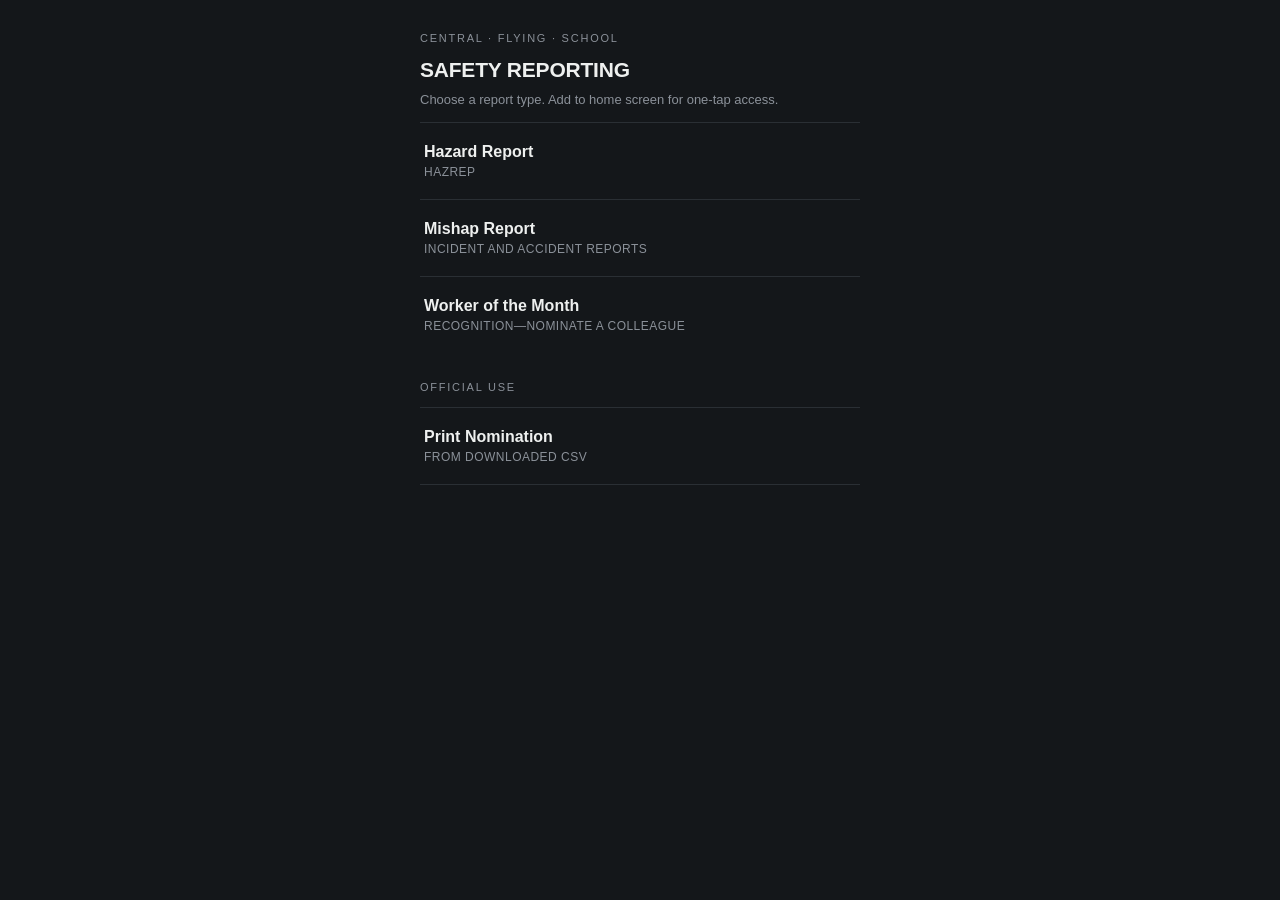
<file: index.html>
<!DOCTYPE html>
<html lang="en">
<head>
<meta charset="UTF-8">
<meta name="viewport" content="width=device-width, initial-scale=1.0, maximum-scale=1.0">
<meta name="apple-mobile-web-app-capable" content="yes">
<meta name="mobile-web-app-capable" content="yes">
<meta name="apple-mobile-web-app-status-bar-style" content="black-translucent">
<meta name="theme-color" content="#14171a">
<link rel="manifest" href="./manifest.json">
<link rel="icon" href="./favicon.ico" sizes="any">
<link rel="icon" type="image/png" href="./icon-192.png">
<link rel="apple-touch-icon" href="./apple-touch-icon.png">
<meta name="description" content="Hazard, mishap and Worker of the Month reporting for CFS — quick mobile forms.">
<title>CFS Safety Reporting</title>
<style>
  :root {
    --panel: #14171a;
    --panel-raised: #1c2024;
    --ink: #eef0ef;
    --ink-dim: #8b9199;
    --caution: #d99a3d;
    --rule: #2a2f34;
    --radius: 2px;
  }
  * { box-sizing: border-box; }
  html, body {
    margin: 0; padding: 0;
    background: var(--panel);
    color: var(--ink);
    font-family: -apple-system, BlinkMacSystemFont, "Segoe UI", Roboto, Helvetica, Arial, sans-serif;
    -webkit-font-smoothing: antialiased;
  }
  .wrap { max-width: 480px; margin: 0 auto; padding: 32px 20px 48px; }
  .eyebrow {
    font-size: 11px; letter-spacing: 0.16em; text-transform: uppercase;
    color: var(--ink-dim); margin: 0 0 14px;
  }
  h1 { font-size: 21px; font-weight: 600; margin: 0 0 8px; letter-spacing: -0.01em; }
  .desc { font-size: 13px; color: var(--ink-dim); line-height: 1.55; margin: 0 0 12px; }
  .tile {
    display: block;
    border-top: 1px solid var(--rule);
    padding: 20px 4px;
    text-decoration: none;
    color: var(--ink);
  }
  .tile:last-of-type { border-bottom: 1px solid var(--rule); }
  .tile-label { display: block; font-size: 16px; font-weight: 600; margin-bottom: 4px; }
  .tile-sub {
    display: block; font-size: 12px; letter-spacing: 0.04em; text-transform: uppercase; color: var(--ink-dim);
  }
  .tile:active { background: var(--panel-raised); }

  #installBanner {
    position: fixed; left: 0; right: 0; bottom: 0; z-index: 999;
    background: var(--panel-raised); border-top: 1px solid var(--rule);
    padding: 12px 16px; display: none; align-items: center; gap: 12px;
  }
  #installBanner.show { display: flex; }
  #installBanner .msg { flex: 1; color: var(--ink); font-size: 13px; line-height: 1.4; }
  #installBanner .installBtn {
    background: var(--ink); color: var(--panel); border: none; border-radius: var(--radius);
    padding: 8px 12px; font-size: 12px; font-weight: 600; cursor: pointer; white-space: nowrap;
  }
  #installBanner .closeBtn {
    background: none; border: none; color: var(--ink-dim); font-size: 20px; cursor: pointer;
    padding: 0 4px; line-height: 1;
  }
</style>
</head>
<body>
<div id="installBanner">
  <span class="msg" id="installMsg"></span>
  <button class="installBtn" id="installBtn" style="display:none;">Install</button>
  <button class="closeBtn" id="installClose">&times;</button>
</div>
<div class="wrap">
  <header>
    <p class="eyebrow"> CENTRAL · FLYING · SCHOOL</p>
    <h1>SAFETY REPORTING</h1>
    <p class="desc">Choose a report type. Add to home screen for one-tap access.</p>
  </header>
  <a class="tile" href="./hazard-report.html">
    <span class="tile-label">Hazard Report</span>
    <span class="tile-sub">HAZREP</span>
  </a>
  <a class="tile" href="./confidential-safety-report.html">
    <span class="tile-label">Mishap Report</span>
    <span class="tile-sub">Incident and Accident reports</span>
  </a>
  <a class="tile" href="./worker-nomination.html">
    <span class="tile-label">Worker of the Month</span>
    <span class="tile-sub">Recognition—Nominate a colleague</span>
  </a>
  <p class="eyebrow" style="margin-top:28px;">OFFICIAL USE</p>
  <a class="tile" href="./print-nomination.html">
    <span class="tile-label">Print Nomination</span>
    <span class="tile-sub">From downloaded CSV</span>
  </a>
</div>
<script>
  (function() {
    const KEY = 'cfsInstallDismissed';
    function isStandalone() {
      return window.matchMedia('(display-mode: standalone)').matches || window.navigator.standalone === true;
    }
    function isIOS() {
      return /iPad|iPhone|iPod/.test(navigator.userAgent) && !window.MSStream;
    }
    if (isStandalone()) return;
    let dismissed = false;
    try { dismissed = localStorage.getItem(KEY) === '1'; } catch (e) {}
    if (dismissed) return;

    const banner = document.getElementById('installBanner');
    const msg = document.getElementById('installMsg');
    const installBtn = document.getElementById('installBtn');
    const closeBtn = document.getElementById('installClose');
    let deferredPrompt = null;

    function dismiss() {
      banner.classList.remove('show');
      try { localStorage.setItem(KEY, '1'); } catch (e) {}
    }
    closeBtn.addEventListener('click', dismiss);

    if (isIOS()) {
      msg.textContent = '📲 For the best experience, tap the Share icon and select "Add to Home Screen"';
      banner.classList.add('show');
    } else {
      window.addEventListener('beforeinstallprompt', (e) => {
        e.preventDefault();
        deferredPrompt = e;
        msg.textContent = 'Install this app for one-tap access, even offline.';
        installBtn.style.display = '';
        banner.classList.add('show');
      });
      installBtn.addEventListener('click', () => {
        if (!deferredPrompt) return;
        deferredPrompt.prompt();
        deferredPrompt.userChoice.then(() => dismiss());
      });
    }
  })();
</script>
<script>
  if ('serviceWorker' in navigator) {
    window.addEventListener('load', () => {
      navigator.serviceWorker.register('./sw.js').catch(() => {});
    });
  }
</script>
</body>
</html>
</file>
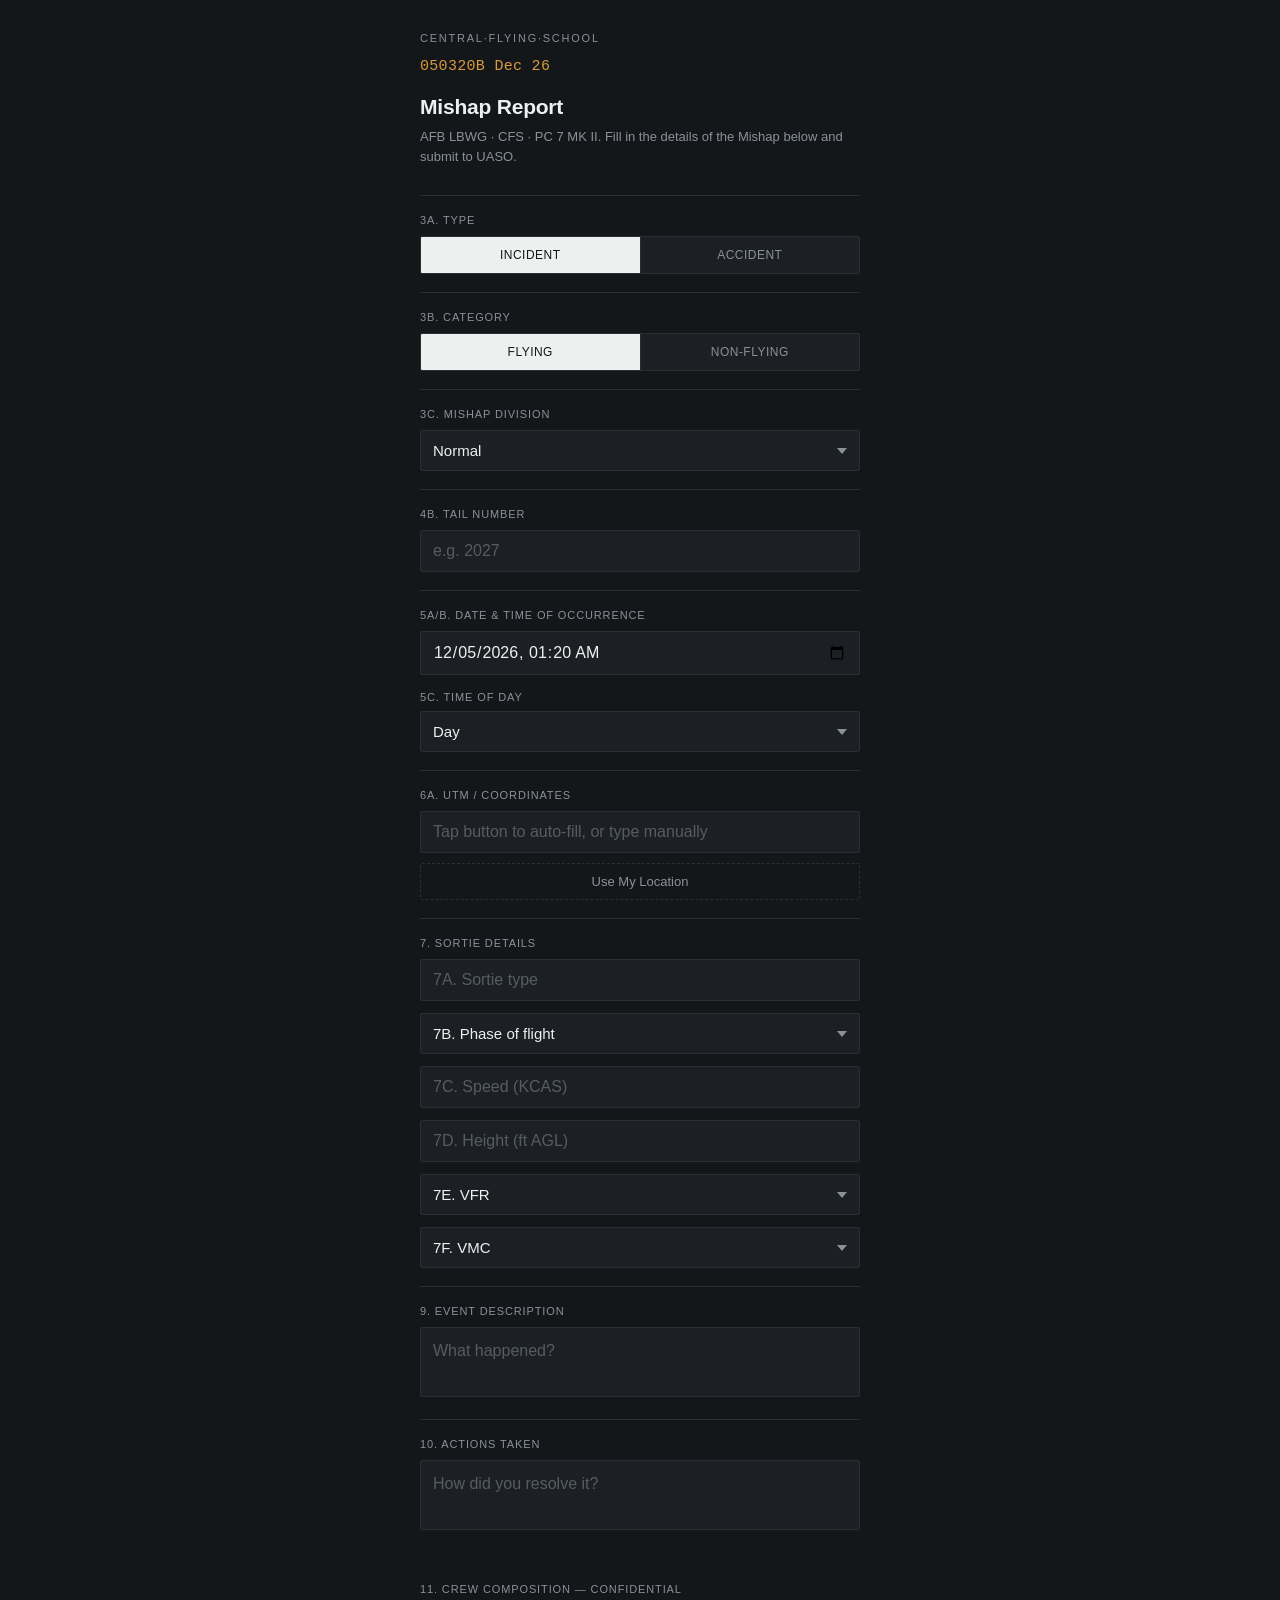
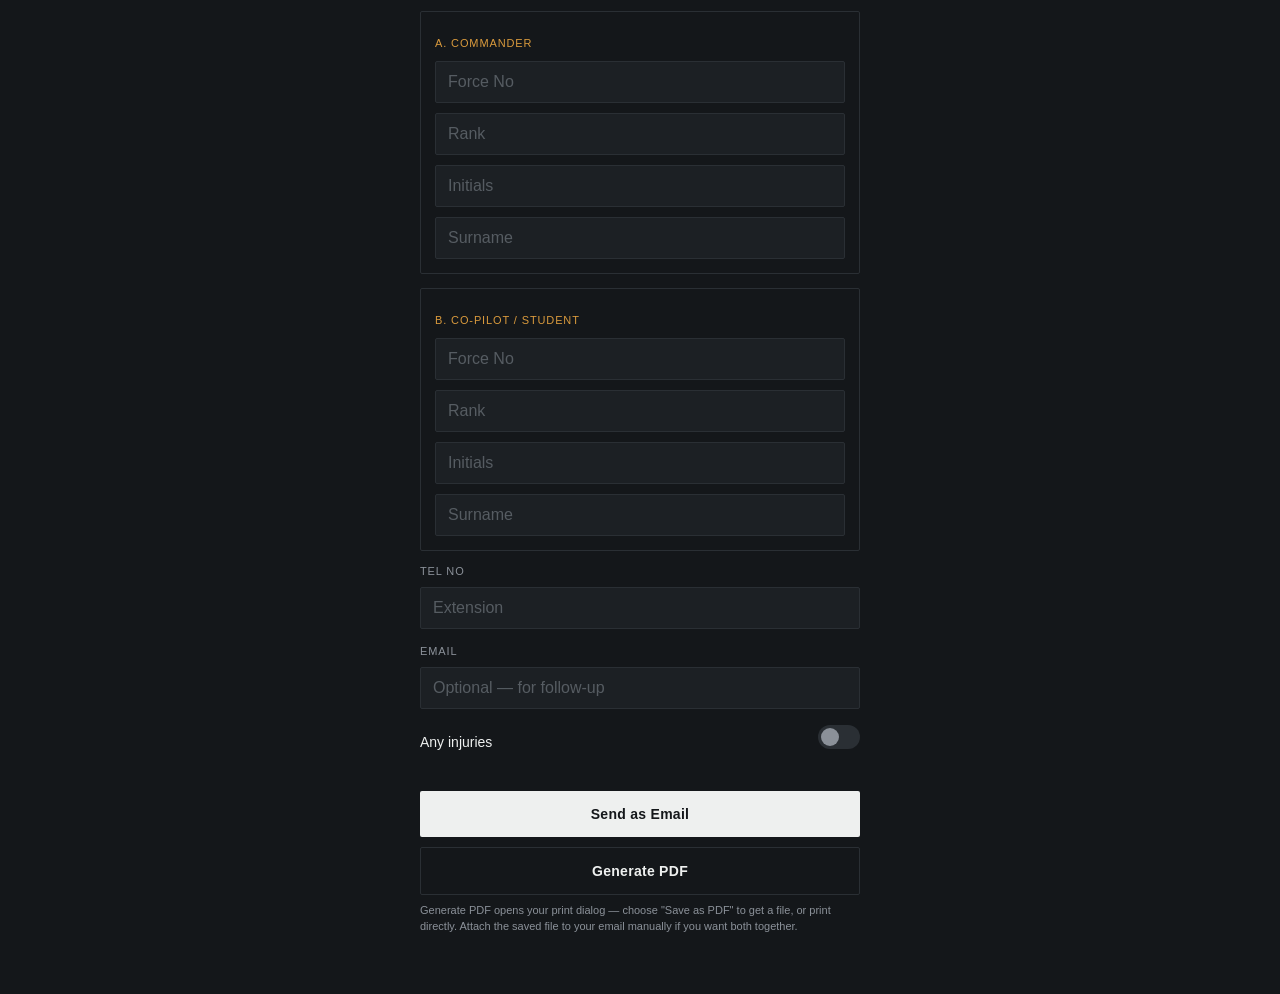
<file: confidential-safety-report.html>
<!DOCTYPE html>
<html lang="en">
<head>
<meta charset="UTF-8">
<meta name="viewport" content="width=device-width, initial-scale=1.0, maximum-scale=1.0">
<meta name="apple-mobile-web-app-capable" content="yes">
<meta name="mobile-web-app-capable" content="yes">
<meta name="apple-mobile-web-app-status-bar-style" content="black-translucent">
<meta name="theme-color" content="#14171a">
<link rel="manifest" href="./manifest.json">
<link rel="icon" href="./favicon.ico" sizes="any">
<link rel="icon" type="image/png" href="./icon-192.png">
<link rel="apple-touch-icon" href="./apple-touch-icon.png">
<link rel="stylesheet" href="./shared.css">
<meta name="description" content="File a CFS mishap / incident report — initial facts for UASO / BASCO.">
<title>Mishap Report</title>
<style>
  :root {
    --panel: #14171a; --panel-raised: #1c2024; --ink: #eef0ef; --ink-dim: #8b9199;
    --caution: #d99a3d; --rule: #2a2f34; --radius: 2px;
  }
  * { box-sizing: border-box; }
  @media (prefers-reduced-motion: reduce) { * { transition: none !important; } }
  html, body {
    margin: 0; padding: 0; background: var(--panel); color: var(--ink);
    font-family: -apple-system, BlinkMacSystemFont, "Segoe UI", Roboto, Helvetica, Arial, sans-serif;
    -webkit-font-smoothing: antialiased;
  }
  .mono { font-family: ui-monospace, SFMono-Regular, "SF Mono", Menlo, Consolas, monospace; }
  .wrap { max-width: 480px; margin: 0 auto; padding: 32px 20px 48px; }
  header { margin-bottom: 8px; }
  .eyebrow { font-size: 11px; letter-spacing: 0.16em; text-transform: uppercase; color: var(--ink-dim); margin: 0 0 14px; }
  .stamp { font-size: 15px; letter-spacing: 0.02em; color: var(--caution); margin: 0 0 20px; }
  h1 { font-size: 21px; font-weight: 600; margin: 0 0 8px; letter-spacing: -0.01em; }
  .desc { font-size: 13px; color: var(--ink-dim); line-height: 1.55; margin: 0 0 28px; }
  .logline { border-top: 1px solid var(--rule); padding: 18px 0; }
  .logline:last-of-type { border-bottom: 1px solid var(--rule); }
  .logline label, .confidential label {
    display: block; font-size: 11px; letter-spacing: 0.08em; text-transform: uppercase;
    color: var(--ink-dim); margin-bottom: 10px;
  }
  input[type="text"], input[type="email"], input[type="datetime-local"], textarea, select {
    width: 100%; padding: 11px 12px; font-size: 16px; font-family: inherit;
    border: 1px solid var(--rule); border-radius: var(--radius);
    background: var(--panel-raised); color: var(--ink);
  }
  input::placeholder, textarea::placeholder { color: #565c62; }
  input:focus, textarea:focus, select:focus {
    outline: none; border-color: var(--ink-dim); box-shadow: 0 0 0 1px var(--ink-dim);
  }
  textarea { resize: none; overflow-y: hidden; min-height: 64px; line-height: 1.5; }
  select {
    padding-right: 34px; appearance: none; -webkit-appearance: none;
    background-image: url('data:image/svg+xml;utf8,<svg xmlns="http://www.w3.org/2000/svg" width="10" height="6"><path d="M0 0l5 6 5-6z" fill="%238b9199"/></svg>');
    background-repeat: no-repeat; background-position: right 12px center; font-size: 15px;
  }
  .pair { display: grid; grid-template-columns: 1fr 1fr; gap: 12px; }
  .segmented { display: flex; border: 1px solid var(--rule); border-radius: var(--radius); overflow: hidden; }
  .segmented button {
    flex: 1; padding: 11px 6px; font-size: 12px; letter-spacing: 0.04em; text-transform: uppercase;
    font-family: inherit; background: var(--panel-raised); border: none; border-right: 1px solid var(--rule);
    color: var(--ink-dim); cursor: pointer;
  }
  .segmented button:last-child { border-right: none; }
  .segmented button.active { background: var(--ink); color: var(--panel); }
  .subgroup { margin-top: 16px; }
  .toggle-row { display: flex; align-items: center; justify-content: space-between; }
  .toggle-row span { font-size: 14px; color: var(--ink); }
  .switch { position: relative; width: 42px; height: 24px; flex-shrink: 0; }
  .switch input { opacity: 0; width: 0; height: 0; }
  .slider { position: absolute; inset: 0; background: var(--rule); border-radius: 999px; transition: 0.15s; cursor: pointer; }
  .slider::before {
    content: ""; position: absolute; height: 18px; width: 18px; left: 3px; top: 3px;
    background: var(--ink-dim); border-radius: 50%; transition: 0.15s;
  }
  input:checked + .slider { background: rgba(217,154,61,0.25); }
  input:checked + .slider::before { transform: translateX(18px); background: var(--caution); }
  .ghost {
    width: 100%; padding: 10px 12px; font-size: 13px; font-family: inherit;
    background: transparent; color: var(--ink-dim); border: 1px dashed var(--rule); border-radius: var(--radius);
    cursor: pointer; margin-top: 10px;
  }
  .crewgroup { border: 1px solid var(--rule); border-radius: var(--radius); padding: 14px; margin-bottom: 14px; }
  .crewgroup .crewtitle { font-size: 11px; letter-spacing: 0.08em; text-transform: uppercase; color: var(--caution); margin-bottom: 12px; }
  .crewgroup input { margin-bottom: 10px; }
  .crewgroup input:last-child { margin-bottom: 0; }
  .actions { margin-top: 28px; }
  button.primary, button.secondary {
    width: 100%; padding: 15px; font-size: 14px; font-weight: 600; letter-spacing: 0.02em;
    font-family: inherit; border-radius: var(--radius); cursor: pointer; border: none;
  }
  button.primary { background: var(--ink); color: var(--panel); margin-bottom: 10px; }
  button.secondary { background: transparent; color: var(--ink); border: 1px solid var(--rule); }
  button.primary:active, button.secondary:active { opacity: 0.8; }
  .confidential { margin-top: 4px; padding: 16px 0 4px; }
  .confidential .tag { font-size: 11px; letter-spacing: 0.08em; text-transform: uppercase; color: var(--ink-dim); margin-bottom: 16px; }
  .confidential .field { margin-bottom: 16px; }
  .error { font-size: 12px; color: var(--caution); margin-top: 8px; display: none; }
  .error.show { display: block; }
  .hint { font-size: 11px; color: var(--ink-dim); margin-top: 8px; line-height: 1.4; }

  /* Always laid out (so html2pdf can capture it for the email attachment)
     but parked off-screen until the print dialog or PDF export needs it. */
  #printTemplate {
    position: fixed; left: -10000px; top: 0; width: 794px; z-index: -1;
    background: #fff; color: #000; padding: 10px; font-size: 10px; line-height: 1.25;
    font-family: -apple-system, BlinkMacSystemFont, "Segoe UI", Roboto, Helvetica, Arial, sans-serif;
  }
  /* One A4 page is ~1123px tall at this element's 794px = 210mm scale, but
     html2canvas's clone rounds sub-pixels slightly differently than the live
     page, so a min-height that tight bled ~20px onto a 3rd page. Leave a
     safety margin below one page height. Flex + margin-top:auto on the
     footer pins it to the bottom of that space rather than the content end. */
  #printTemplate .page { min-height: 1060px; display: flex; flex-direction: column; }
  /* No divider styling here — page-break-before already splits the pages
     cleanly; extra border/padding/margin broke the symmetry that keeps each
     .page's fixed height lined up with the actual physical page boundary. */
  #printTemplate .page + .page { page-break-before: always; }
  #printTemplate .fixed-footer { background: #fff; margin-top: auto; }
  #printTemplate .fixed-footer table { margin-bottom: 0; }
  #printTemplate table { width: 100%; border-collapse: collapse; margin-bottom: 4px; }
  #printTemplate td, #printTemplate th { border: 1px solid #888; padding: 3px 5px; vertical-align: top; }
  #printTemplate th { background: #eee; font-weight: 700; text-align: left; }
  #printTemplate .center { text-align: center; }
  #printTemplate .h-title { font-size: 13px; font-weight: 700; text-align: center; margin: 0; }
  #printTemplate .h-sub { font-size: 9px; text-align: right; margin: -14px 0 6px; }
  #printTemplate .fileref { font-size: 9px; text-align: center; margin: 4px 0 6px; }
  #printTemplate .noborder-box { border: 1px solid #888; padding: 3px; margin-bottom: 5px; min-height: 30px; font-size: 8px; color: #888; }
  #printTemplate .item-num { font-weight: 700; }
  #printTemplate .fixed { color: #333; }
  #printTemplate .box { display: inline-block; width: 11px; height: 11px; border: 1px solid #333; text-align: center; line-height: 10px; font-weight: 800; font-size: 9px; margin-left: 3px; }
  #printTemplate .addr { font-size: 8px; line-height: 1.35; margin: 2px 0; }
  #printTemplate .sectionrow > td { padding: 4px; }
  #printTemplate .footer-table td { font-size: 8px; padding: 3px 5px; }
  #printTemplate .sig-block { font-size: 9px; margin-top: 3px; line-height: 1.3; page-break-inside: avoid; }
  #printTemplate .item1 { font-weight: 700; font-size: 10px; margin: 7px 0 2px; }
  #printTemplate .itemsub { margin: 1px 0 1px 18px; font-size: 10px; }
  #printTemplate .signaluse-label { font-size: 8px; color: #555; margin-bottom: 2px; }
  #printTemplate .ruled-line { border-bottom: 1px solid #333; height: 13px; margin-bottom: 2px; }

  @media print {
    body * { visibility: hidden; }
    #printTemplate, #printTemplate * { visibility: visible; }
    #printTemplate { position: static; left: auto; width: 100%; z-index: auto; }
    @page { margin: 10mm; }
  }
</style>
</head>
<body>
<div id="installBanner">
  <span class="msg" id="installMsg"></span>
  <button class="installBtn" id="installBtn" style="display:none;">Install</button>
  <button class="closeBtn" id="installClose">&times;</button>
</div>
<div class="wrap">
  <header>
    <p class="eyebrow">CENTRAL·FLYING·SCHOOL</p>
    <p class="stamp mono" id="dtg">—</p>
    <h1>Mishap Report</h1>
    <p class="desc">AFB LBWG · CFS · PC 7 MK II. Fill in the details of the Mishap below and submit to UASO.</p>
  </header>

  <div class="logline">
    <label>3A. Type</label>
    <div class="segmented" id="typeSegment">
      <button type="button" class="active" data-value="Incident">Incident</button>
      <button type="button" data-value="Accident">Accident</button>
    </div>
  </div>

  <div class="logline">
    <label>3B. Category</label>
    <div class="segmented" id="categorySegment">
      <button type="button" class="active" data-value="Flying">Flying</button>
      <button type="button" data-value="Non-Flying">Non-Flying</button>
    </div>
  </div>

  <div class="logline">
    <label for="division">3C. Mishap Division</label>
    <select id="division">
      <option value="Normal" selected>Normal</option>
      <option value="ATC">ATC</option>
      <option value="Bird">Bird</option>
      <option value="Weapon">Weapon</option>
      <option value="Battle">Battle</option>
    </select>
  </div>

  <div class="logline">
    <label for="tail">4B. Tail Number</label>
    <input type="text" id="tail" placeholder="e.g. 2027">
  </div>

  <div class="logline">
    <label for="occurred">5A/B. Date &amp; Time of Occurrence</label>
    <input type="datetime-local" id="occurred">
    <div class="subgroup">
      <label for="timeOfDay" style="margin-bottom:8px;">5C. Time of Day</label>
      <select id="timeOfDay">
        <option value="Day" selected>Day</option>
        <option value="Night">Night</option>
        <option value="Sunrise">Sunrise</option>
        <option value="Sunset">Sunset</option>
        <option value="N/A">N/A</option>
      </select>
    </div>
  </div>

  <div class="logline">
    <label for="latlong">6A. UTM / Coordinates</label>
    <input type="text" id="latlong" placeholder="Tap button to auto-fill, or type manually">
    <button type="button" class="ghost" id="locBtn">Use My Location</button>
  </div>

  <div class="logline" id="flyingSection">
    <label>7. Sortie Details</label>
    <input type="text" id="sortieType" placeholder="7A. Sortie type" style="margin-bottom:12px;">
    <select id="phase" style="margin-bottom:12px;">
      <option value="" selected disabled>7B. Phase of flight</option>
      <option value="Servicing">Servicing</option>
      <option value="Parked">Parked</option>
      <option value="Towing">Towing</option>
      <option value="Start">Start</option>
      <option value="Taxi">Taxi</option>
      <option value="Stationary">Stationary</option>
      <option value="Take Off">Take Off</option>
      <option value="Climb">Climb</option>
      <option value="Cruise">Cruise</option>
      <option value="Attack">Attack</option>
      <option value="Hover">Hover</option>
      <option value="Descent">Descent</option>
      <option value="Approach">Approach</option>
      <option value="Landing">Landing</option>
      <option value="Other">Other</option>
    </select>
    <input type="text" id="speed" placeholder="7C. Speed (KCAS)" style="margin-bottom:12px;">
    <input type="text" id="height" placeholder="7D. Height (ft AGL)" style="margin-bottom:12px;">
    <select id="rules" style="margin-bottom:12px;">
      <option value="VFR" selected>7E. VFR</option>
      <option value="IFR">IFR</option>
      <option value="S/VFR">S/VFR</option>
      <option value="N/A">N/A</option>
    </select>
    <select id="met">
      <option value="VMC" selected>7F. VMC</option>
      <option value="IMC">IMC</option>
      <option value="N/A">N/A</option>
    </select>
  </div>

  <div class="logline">
    <label for="eventDescription">9. Event Description</label>
    <textarea id="eventDescription" placeholder="What happened?"></textarea>
    <div class="error" id="eventError">This field is required.</div>
  </div>

  <div class="logline">
    <label for="actionsTaken">10. Actions Taken</label>
    <textarea id="actionsTaken" placeholder="How did you resolve it?"></textarea>
  </div>

  <div class="confidential">
    <p class="tag">11. CREW COMPOSITION — Confidential</p>
    <div class="crewgroup">
      <p class="crewtitle">A. Commander</p>
      <input type="text" id="forceNoA" placeholder="Force No">
      <input type="text" id="rankA" placeholder="Rank">
      <input type="text" id="initA" placeholder="Initials">
      <input type="text" id="surnameA" placeholder="Surname">
    </div>
    <div class="crewgroup">
      <p class="crewtitle">B. Co-pilot / Student</p>
      <input type="text" id="forceNoB" placeholder="Force No">
      <input type="text" id="rankB" placeholder="Rank">
      <input type="text" id="initB" placeholder="Initials">
      <input type="text" id="surnameB" placeholder="Surname">
    </div>
    <div class="field">
      <label for="tel">Tel No</label>
      <input type="text" id="tel" placeholder="Extension">
    </div>
    <div class="field">
      <label for="email">Email</label>
      <input type="email" id="email" placeholder="Optional — for follow-up">
    </div>
    <div class="toggle-row" style="margin-top:4px;">
      <span>Any injuries</span>
      <label class="switch">
        <input type="checkbox" id="injuries">
        <span class="slider"></span>
      </label>
    </div>
    <textarea id="injuryDetail" placeholder="Brief description" style="margin-top:12px; display:none;"></textarea>
  </div>

  <div class="actions">
    <button class="primary" id="sendBtn">Send as Email</button>
    <button class="secondary" id="pdfBtn">Generate PDF</button>
    <p class="hint">Generate PDF opens your print dialog — choose "Save as PDF" to get a file, or print directly. Attach the saved file to your email manually if you want both together.</p>
  </div>
</div>

<div id="printTemplate">
<div class="page">
  <p class="h-title">MISHAP SIGNAL MESSAGE FORM</p>
  <p class="h-sub">SAAF 3021<br>Page 1 of 2</p>
  <p class="fileref">File Reference: CFS LBWG/406/12/4/1/2/ PC 7 MKII / <span id="p-tail1" class="fixed">&nbsp;</span></p>

  <div style="margin-bottom:6px;">
    <div class="signaluse-label">For Signal Use only</div>
    <div class="ruled-line"></div>
    <div class="ruled-line"></div>
    <div class="ruled-line"></div>
    <div class="ruled-line"></div>
    <div class="ruled-line"></div>
    <div class="ruled-line"></div>
    <div class="ruled-line"></div>
    <div class="ruled-line"></div>
  </div>

  <table>
    <tr>
      <th style="width:20%">Precedence Action</th><th style="width:20%">Precedence Info</th><th style="width:30%">Date Time Group</th><th style="width:30%">Handling Instructions</th>
    </tr>
    <tr>
      <td class="center fixed">PRIORITY</td><td class="center fixed">ROUTINE</td><td class="center" id="p-dtg">&nbsp;</td><td>&nbsp;</td>
    </tr>
  </table>

  <p class="addr"><b>From:</b> CFS LBWG</p>
  <p class="addr"><b>To:</b> AIR COMD 25 = AIR COMD 30 = AIR COMD 31 = AIR COMD 32 = AIR COMD 33 = AIR COMD 34 = AIR COMD 35</p>
  <p class="addr"><b>Info:</b> AFCP 3 = AFCP 4 = AIR COMD 22 = AIR COMD 28 = AIR COMD 36 = AIR COMD 38 = TFDC = SAAF M = MPI = C ACQ(SAAF)<br>
  15 SQN = 15 SQN C FLIGHT = 16 SQN = 17 SQN = 19 SQN = 22 SQN = 87 HFS = CFS LBWG = 21 SQN = 28 SQN = 35 SQN = 41 SQN = 44 SQN<br>
  SAAF LIST SIERRA = 1 ASU = 2 ASU (DET) = 2 ASU LBWG = 3 ASU = 5 ASU = 6 ASU<br>
  AIR COMD 313C = AIR COMD 313D = AIR COMD 222B = AIR COMD 222C = C LOG DSSS = FIN 303</p>

  <table>
    <tr><td style="width:50%">Security Classification: <span class="fixed">UNCLASS</span></td><td>Originator's Number: ASO / / &nbsp;</td></tr>
  </table>
  <p class="addr">ATTENTION SSO AMI (DAS), OFFICERS COMMANDING (BASES/UNITS), BASE BASCOS, UNIT ASOS</p>
  <p class="addr"><b>SERIAL:</b> CFS LBWG / <span id="p-finyear">&nbsp;</span> / &nbsp;</p>

  <p class="item1">1. FILE REFERENCE: CFS LBWG/406/12/4/1/2/ PC 7 MKII / <span id="p-tail2" class="fixed">&nbsp;</span></p>

  <p class="item1">2. BASE / UNIT / DETAILS</p>
  <p class="itemsub">A. AFB LANGEBAANWEG</p>
  <p class="itemsub">B. CFS LBWG</p>

  <p class="item1">3. MISHAP CLASSIFICATION</p>
  <p class="itemsub">A. MISHAP TYPE &nbsp; ACCIDENT<span class="box" id="chk-accident"></span> &nbsp; INCIDENT<span class="box" id="chk-incident"></span></p>
  <p class="itemsub">B. MISHAP CATEGORY &nbsp; FLYING<span class="box" id="chk-flying"></span> &nbsp; NON FLYING<span class="box" id="chk-nonflying"></span></p>
  <p class="itemsub">C. MISHAP DIVISION &nbsp; NORMAL<span class="box" id="chk-normal"></span> &nbsp; ATC<span class="box" id="chk-atc"></span> &nbsp; BIRD<span class="box" id="chk-bird"></span> &nbsp; WEAPON<span class="box" id="chk-weapon"></span> &nbsp; BATTLE<span class="box" id="chk-battle"></span></p>

  <p class="item1">4. AIRCRAFT DETAILS</p>
  <p class="itemsub">A. A/C TYPE &mdash; <span class="fixed">PC 7 MK II</span></p>
  <p class="itemsub">B. A/C NUMBER &mdash; <span id="p-tail3" class="fixed">&nbsp;</span></p>

  <p class="item1">5. DATE / TIME INFO</p>
  <p class="itemsub">A. DATE &mdash; <span id="p-date">&nbsp;</span></p>
  <p class="itemsub">B. EXACT TIME &mdash; <span id="p-time">&nbsp;</span></p>
  <p class="itemsub">C. TIME OF DAY &nbsp; DAY<span class="box" id="chk-day"></span> &nbsp; NIGHT<span class="box" id="chk-night"></span> &nbsp; SUNRISE<span class="box" id="chk-sunrise"></span> &nbsp; SUNSET<span class="box" id="chk-sunset"></span> &nbsp; N/A<span class="box" id="chk-todna"></span></p>

  <p class="item1">6. MISHAP LOCATION</p>
  <p class="itemsub">A. UTM &mdash; <span id="p-coords">&nbsp;</span></p>
  <p class="itemsub">B. GRID REFERENCE &mdash; &nbsp;</p>
  <p class="itemsub">C. PLACE NAME &mdash; <span class="fixed">AFB LANGEBAANWEG</span></p>

  <p class="item1">7. SORTIE DETAILS</p>
  <p class="itemsub">A. SORTIE TYPE &mdash; <span id="p-sortietype">&nbsp;</span></p>
  <p class="itemsub">B. PHASE OF FLIGHT &mdash; <span id="p-phase">&nbsp;</span></p>
  <p class="itemsub">C. SPEED (Knots) &mdash; <span id="p-speed">&nbsp;</span> KCAS</p>
  <p class="itemsub">D. HEIGHT (Feet) &mdash; <span id="p-height">&nbsp;</span> AGL</p>
  <p class="itemsub">E. FLIGHT RULES &nbsp; IFR<span class="box" id="chk-ifr"></span> &nbsp; VFR<span class="box" id="chk-vfr"></span> &nbsp; S/VFR<span class="box" id="chk-svfr"></span> &nbsp; N/A<span class="box" id="chk-rulesna"></span></p>
  <p class="itemsub">F. CONDITIONS &nbsp; IMC<span class="box" id="chk-imc"></span> &nbsp; VMC<span class="box" id="chk-vmc"></span> &nbsp; N/A<span class="box" id="chk-metna"></span></p>

  <!-- The reference SAAF form repeats this footer at the bottom of every page
       (that's what @media print's position:fixed simulates for the browser's
       own print/"Generate PDF"); the emailed PDF is a one-shot html2canvas
       capture with no such repeat, so each page needs its own literal copy. -->
  <div class="fixed-footer">
    <table class="footer-table">
      <tr>
        <td style="width:14%">Page __ of 2 Page</td>
        <td style="width:20%">Refers to a classified message<br>Yes&nbsp;&nbsp;No<span class="box">X</span></td>
        <td style="width:36%">Drafter's Name: <span class="p-draftname">&nbsp;</span><br>Appointment: <span class="fixed">Commander</span><br>Phone No: <span class="p-tel1">&nbsp;</span></td>
        <td style="width:30%">&nbsp;</td>
      </tr>
      <tr>
        <td>&nbsp;</td>
        <td>&nbsp;</td>
        <td>&nbsp;</td>
        <td>
          <div style="text-align:center;">RELEASING OFFICER'S SIGNATURE</div>
          <div style="text-align:left;"><br><br><br><br><br><b>V.J. STARKE</b><br>Rank: Lt Col<br>Designation: BASCO AFB LBWG</div>
        </td>
      </tr>
    </table>
  </div>
</div>

<div class="page">
  <p class="h-title">MISHAP SIGNAL MESSAGE FORM</p>
  <p class="h-sub">SAAF 3021<br>Page 2 of 2</p>

  <p class="item1">8. DAMAGE ASSESSMENTS / CATEGORISATIONS (ASM, MRI 009098, Chapter 5, Section 1)</p>
  <p class="itemsub">A. DAMAGE CLASS &mdash; <span class="fixed">N/A</span></p>
  <p class="itemsub">B. DAMAGE-AIRCRAFT &mdash; <span class="fixed">N/A</span></p>
  <p class="itemsub">C. DAMAGE-PROPERTY &mdash; <span class="fixed">N/A</span></p>
  <p class="itemsub">D. DESCRIPTION OF DAMAGE TO AIRCRAFT &mdash; <span class="fixed">N/A</span></p>
  <p class="itemsub">E. DESCRIPTION OF DAMAGE TO PROPERTY &mdash; <span class="fixed">N/A</span></p>
  <p class="itemsub">F. ACTION TO BE TAKEN &mdash; <span class="fixed">N/A</span></p>
  <p class="itemsub">G. 5M CAUSATION &mdash; <span class="fixed">To be completed by ASO (separate addendum)</span></p>
  <p class="itemsub">H. ACTUAL CAUSE &mdash; <span class="fixed">To be completed by ASO (separate addendum)</span></p>

  <p class="item1">9. EVENT DESCRIPTION</p>
  <p id="p-event" style="white-space:pre-wrap; margin:2px 0 8px; font-size:10px;">&mdash;</p>

  <p class="item1">10. ACTIONS TAKEN</p>
  <p id="p-actions" style="white-space:pre-wrap; margin:2px 0 8px; font-size:10px;">&mdash;</p>

  <p class="item1">11. CREW AND PASSENGER INFORMATION</p>
  <table>
    <tr><th>SR</th><th>FORCE NO / ID</th><th>RANK</th><th>INIT</th><th>SURNAME</th><th>CAPACITY</th></tr>
    <tr><td>A.</td><td id="p-fn0">&nbsp;</td><td id="p-rank0">&nbsp;</td><td id="p-init0">&nbsp;</td><td id="p-name0">&nbsp;</td><td class="fixed">Commander</td></tr>
    <tr><td>B.</td><td id="p-fn1">&nbsp;</td><td id="p-rank1">&nbsp;</td><td id="p-init1">&nbsp;</td><td id="p-name1">&nbsp;</td><td class="fixed">Co-pilot/Student</td></tr>
  </table>

  <p class="item1">12. BIRD STRIKE INFORMATION &mdash; <span class="fixed">N/A</span></p>

  <p class="item1">13. ENQUIRIES</p>
  <table>
    <tr><th>FORCE NUMBER</th><th>RANK</th><th>INITIALS</th><th>NAME</th><th>TEL NO</th></tr>
    <tr><td id="p-efn">&nbsp;</td><td id="p-erank">&nbsp;</td><td id="p-einit">&nbsp;</td><td id="p-ename">&nbsp;</td><td id="p-etel">&nbsp;</td></tr>
  </table>

  <p class="item1">14. VERIFICATION</p>
  <p class="itemsub">A. UNIT ASO &mdash; <span class="fixed">MAJ C.C.D. APOLLIS</span></p>
  <p class="itemsub">B. BASE SAFETY OFFICER &mdash; <span class="fixed">LT COL V.J. STARKE</span></p>

  <!-- Nested inside this .page (not a trailing sibling) — html2canvas silently
       drops a trailing sibling's content when #printTemplate is captured
       off-screen for the emailed PDF, even though it renders fine on-page. -->
  <div class="fixed-footer">
    <table class="footer-table">
      <tr>
        <td style="width:14%">Page __ of 2 Page</td>
        <td style="width:20%">Refers to a classified message<br>Yes&nbsp;&nbsp;No<span class="box">X</span></td>
        <td style="width:36%">Drafter's Name: <span class="p-draftname">&nbsp;</span><br>Appointment: <span class="fixed">Commander</span><br>Phone No: <span class="p-tel1">&nbsp;</span></td>
        <td style="width:30%">&nbsp;</td>
      </tr>
      <tr>
        <td>&nbsp;</td>
        <td>&nbsp;</td>
        <td>&nbsp;</td>
        <td>
          <div style="text-align:center;">RELEASING OFFICER'S SIGNATURE</div>
          <div style="text-align:left;"><br><br><br><br><br><b>V.J. STARKE</b><br>Rank: Lt Col<br>Designation: BASCO AFB LBWG</div>
        </td>
      </tr>
    </table>
  </div>
</div>

<script src="./vendor/html2pdf.bundle.min.js" defer></script>
<script src="./shared.js"></script>
<script>

  const SAFETY_OFFICE_EMAIL = "Cfssafety22@gmail.com";
  const APPS_SCRIPT_URL = "https://script.google.com/macros/s/AKfycbyDVk6oNl8xfDBxG3oLdJnYLNgrf_atA3TkHLDug6ndmPuT7FCYSobSF2yOAuPzGOGI/exec";
  // Must match the SUBMIT_SECRET Script Property set on the Apps Script project.
  const SUBMIT_TOKEN = "e261964412c8249b9e14d62775843e78";

  function makeSegment(id, initial, onChange) {
    const el = document.getElementById(id);
    let value = initial;
    el.addEventListener('click', (e) => {
      const btn = e.target.closest('button');
      if (!btn) return;
      el.querySelectorAll('button').forEach(b => b.classList.remove('active'));
      btn.classList.add('active');
      value = btn.dataset.value;
      if (onChange) onChange(value);
    });
    return { get: () => value };
  }

  const typeSeg = makeSegment('typeSegment', 'Incident');
  const categorySeg = makeSegment('categorySegment', 'Flying', updateConditionals);
  const divisionEl = document.getElementById('division');
  divisionEl.addEventListener('change', updateConditionals);

  function updateConditionals() {
    document.getElementById('flyingSection').style.display = (categorySeg.get() === 'Flying') ? '' : 'none';
  }
  updateConditionals();

  document.getElementById('injuries').addEventListener('change', (e) => {
    document.getElementById('injuryDetail').style.display = e.target.checked ? '' : 'none';
  });

  document.getElementById('locBtn').addEventListener('click', () => {
    const btn = document.getElementById('locBtn');
    if (!navigator.geolocation) { btn.textContent = 'Not available on this device'; return; }
    if (window.isSecureContext === false) { btn.textContent = 'Needs HTTPS — enter manually'; return; }
    btn.textContent = 'Getting location…';
    navigator.geolocation.getCurrentPosition(
      (pos) => {
        document.getElementById('latlong').value = `${pos.coords.latitude.toFixed(5)}, ${pos.coords.longitude.toFixed(5)}`;
        btn.textContent = 'Use My Location';
      },
      (err) => {
        const msg = { 1: 'Permission denied \u2014 check site settings', 2: 'Position unavailable', 3: 'Timed out \u2014 try again' };
        btn.textContent = msg[err.code] || 'Unavailable \u2014 enter manually';
        setTimeout(() => { btn.textContent = 'Use My Location'; }, 4000);
      },
      { timeout: 20000, maximumAge: 120000, enableHighAccuracy: false }
    );
  });

  const occurredEl = document.getElementById('occurred');
  (function setDefaultOccurred() {
    const now = new Date();
    now.setMinutes(now.getMinutes() - now.getTimezoneOffset());
    occurredEl.value = now.toISOString().slice(0, 16);
  })();
  function ddmmyyyy() {
    if (!occurredEl.value) return '';
    const [datePart] = occurredEl.value.split('T');
    const [y, m, d] = datePart.split('-');
    return `${d}/${m}/${y}`;
  }
  function timeOnly() {
    if (!occurredEl.value) return '';
    const parts = occurredEl.value.split('T');
    return parts[1] || '';
  }


  function collectFields() {
    return {
      tail: document.getElementById('tail').value.trim(),
      timeOfDay: document.getElementById('timeOfDay').value,
      coordinates: document.getElementById('latlong').value.trim(),
      sortieType: document.getElementById('sortieType').value.trim(),
      phase: document.getElementById('phase').value,
      speed: document.getElementById('speed').value.trim(),
      height: document.getElementById('height').value.trim(),
      rules: document.getElementById('rules').value,
      met: document.getElementById('met').value,
      eventDescription: document.getElementById('eventDescription').value.trim(),
      actionsTaken: document.getElementById('actionsTaken').value.trim(),
      forceNoA: document.getElementById('forceNoA').value.trim(),
      rankA: document.getElementById('rankA').value.trim(),
      initA: document.getElementById('initA').value.trim(),
      surnameA: document.getElementById('surnameA').value.trim(),
      forceNoB: document.getElementById('forceNoB').value.trim(),
      rankB: document.getElementById('rankB').value.trim(),
      initB: document.getElementById('initB').value.trim(),
      surnameB: document.getElementById('surnameB').value.trim(),
      tel: document.getElementById('tel').value.trim(),
      email: document.getElementById('email').value.trim(),
      injuries: document.getElementById('injuries').checked,
      injuryDetail: document.getElementById('injuryDetail').value.trim()
    };
  }

  function buildReportText() {
    const f = collectFields();
    let lines = [];
    lines.push(`Filed (DTG): ${dtgEl.textContent}`);
    lines.push(`Fin Year: ${finYear(new Date())}`);
    lines.push(`3A. Type: ${typeSeg.get()}`);
    lines.push(`3B. Category: ${categorySeg.get()}`);
    lines.push(`3C. Division: ${divisionEl.value}`);
    lines.push(`4B. Tail: ${f.tail || '\u2014'}`);
    lines.push(`5. Date: ${ddmmyyyy()}  Time: ${timeOnly()}  (${f.timeOfDay})`);
    lines.push(`6A. Coordinates: ${f.coordinates || '\u2014'}`);
    if (categorySeg.get() === 'Flying') {
      lines.push('7. Sortie Details:');
      if (f.sortieType) lines.push(`  Sortie Type: ${f.sortieType}`);
      if (f.phase) lines.push(`  Phase of Flight: ${f.phase}`);
      if (f.speed) lines.push(`  Speed: ${f.speed} KCAS`);
      if (f.height) lines.push(`  Height: ${f.height} AGL`);
      lines.push(`  Flight Rules: ${f.rules}`);
      lines.push(`  Conditions: ${f.met}`);
    }
    lines.push('');
    lines.push('9. Event Description:');
    lines.push(f.eventDescription || '\u2014');
    if (f.actionsTaken) { lines.push(''); lines.push('10. Actions Taken:'); lines.push(f.actionsTaken); }
    lines.push('');
    lines.push('11. Crew (Confidential):');
    lines.push(`  A. Commander \u2014 Force No: ${f.forceNoA || '\u2014'}, Rank: ${f.rankA || '\u2014'}, Init: ${f.initA || '\u2014'}, Surname: ${f.surnameA || '\u2014'}`);
    lines.push(`  B. Co-pilot/Student \u2014 Force No: ${f.forceNoB || '\u2014'}, Rank: ${f.rankB || '\u2014'}, Init: ${f.initB || '\u2014'}, Surname: ${f.surnameB || '\u2014'}`);
    lines.push(`  Tel No: ${f.tel || 'not provided'}`);
    lines.push(`  Email: ${f.email || 'not provided'}`);
    lines.push(`Injuries: ${f.injuries ? 'Yes \u2014 ' + (f.injuryDetail || 'no detail given') : 'None reported'}`);
    return lines.join('\n');
  }

  function validate() {
    const val = document.getElementById('eventDescription').value.trim();
    const errorEl = document.getElementById('eventError');
    if (!val) {
      errorEl.classList.add('show');
      document.getElementById('eventDescription').focus();
      return false;
    }
    errorEl.classList.remove('show');
    return true;
  }

  document.getElementById('sendBtn').addEventListener('click', async () => {
    if (!validate()) return;
    const text = buildReportText();
    const subjectRaw = `[MISHAP] ${ddmmyyyy()} \u2014 ${typeSeg.get()} \u2014 ${categorySeg.get()}`;

    const btn = document.getElementById('sendBtn');
    const label = btn.textContent;
    btn.disabled = true;
    try {
      btn.textContent = 'Building PDF\u2026';
      const pdfBlob = await buildPdfBlob();
      const pdf = { name: pdfFilename(), type: 'application/pdf', base64: await fileToBase64(pdfBlob) };

      btn.textContent = 'Sending\u2026';
      const res = await fetch(APPS_SCRIPT_URL, {
        method: 'POST',
        headers: { 'Content-Type': 'text/plain;charset=utf-8' }, // avoids a CORS preflight to Apps Script
        body: JSON.stringify({ secret: SUBMIT_TOKEN, to: SAFETY_OFFICE_EMAIL, subject: subjectRaw, body: text, pdf })
      });
      if (!res.ok) throw new Error('HTTP ' + res.status);
      btn.textContent = 'Sent with PDF \u2713';
    } catch (err) {
      console.error(err);
      alert('Could not send with PDF (' + err.message + '). Opening a text-only email instead.');
      window.location.href = `mailto:${SAFETY_OFFICE_EMAIL}?subject=${encodeURIComponent(subjectRaw)}&body=${encodeURIComponent(text)}`;
    } finally {
      btn.disabled = false;
      setTimeout(() => { btn.textContent = label; }, 4000);
    }
  });

  function populatePrintTemplate() {
    const f = collectFields();
    document.getElementById('p-tail1').textContent = f.tail;
    document.getElementById('p-tail2').textContent = f.tail;
    document.getElementById('p-tail3').textContent = f.tail;
    document.getElementById('p-dtg').textContent = dtgEl.textContent;
    document.getElementById('p-finyear').textContent = finYear(new Date());
    document.getElementById('p-date').textContent = ddmmyyyy();
    document.getElementById('p-time').textContent = timeOnly();
    document.getElementById('p-coords').textContent = f.coordinates;
    document.getElementById('p-sortietype').textContent = f.sortieType;
    document.getElementById('p-phase').textContent = f.phase;
    document.getElementById('p-speed').textContent = f.speed;
    document.getElementById('p-height').textContent = f.height;
    document.getElementById('p-event').textContent = f.eventDescription || '\u2014';
    document.getElementById('p-actions').textContent = f.actionsTaken || '\u2014';

    document.getElementById('p-fn0').textContent = f.forceNoA;
    document.getElementById('p-rank0').textContent = f.rankA;
    document.getElementById('p-init0').textContent = f.initA;
    document.getElementById('p-name0').textContent = f.surnameA;
    document.getElementById('p-fn1').textContent = f.forceNoB;
    document.getElementById('p-rank1').textContent = f.rankB;
    document.getElementById('p-init1').textContent = f.initB;
    document.getElementById('p-name1').textContent = f.surnameB;

    document.getElementById('p-efn').textContent = f.forceNoA;
    document.getElementById('p-erank').textContent = f.rankA;
    document.getElementById('p-einit').textContent = f.initA;
    document.getElementById('p-ename').textContent = f.surnameA;
    document.getElementById('p-etel').textContent = f.tel;
    const draftName = [f.initA, f.surnameA].filter(Boolean).join(' ');
    document.querySelectorAll('.p-draftname').forEach(el => { el.textContent = draftName; });
    document.querySelectorAll('.p-tel1').forEach(el => { el.textContent = f.tel; });

    ['chk-accident','chk-incident','chk-flying','chk-nonflying','chk-normal','chk-atc','chk-bird','chk-weapon','chk-battle',
     'chk-day','chk-night','chk-sunrise','chk-sunset','chk-todna','chk-ifr','chk-vfr','chk-svfr','chk-rulesna',
     'chk-imc','chk-vmc','chk-metna'].forEach(id => { document.getElementById(id).textContent = ''; });

    const mark = (id) => { document.getElementById(id).textContent = 'X'; };
    mark(typeSeg.get() === 'Accident' ? 'chk-accident' : 'chk-incident');
    mark(categorySeg.get() === 'Flying' ? 'chk-flying' : 'chk-nonflying');
    const divMap = { Normal: 'chk-normal', ATC: 'chk-atc', Bird: 'chk-bird', Weapon: 'chk-weapon', Battle: 'chk-battle' };
    if (divMap[divisionEl.value]) mark(divMap[divisionEl.value]);
    const todMap = { Day: 'chk-day', Night: 'chk-night', Sunrise: 'chk-sunrise', Sunset: 'chk-sunset', 'N/A': 'chk-todna' };
    if (todMap[f.timeOfDay]) mark(todMap[f.timeOfDay]);
    const rulesMap = { IFR: 'chk-ifr', VFR: 'chk-vfr', 'S/VFR': 'chk-svfr', 'N/A': 'chk-rulesna' };
    if (rulesMap[f.rules]) mark(rulesMap[f.rules]);
    const metMap = { IMC: 'chk-imc', VMC: 'chk-vmc', 'N/A': 'chk-metna' };
    if (metMap[f.met]) mark(metMap[f.met]);
  }

  document.getElementById('pdfBtn').addEventListener('click', () => {
    if (!validate()) return;
    populatePrintTemplate();
    window.print();
  });

  function pdfFilename() {
    return (`MISHAP ${ddmmyyyy().replace(/\//g, '-')} ${typeSeg.get()}`
      .replace(/[^\w .-]/g, '').trim() || 'MISHAP') + '.pdf';
  }

  function fileToBase64(file) {
    return new Promise((resolve, reject) => {
      const r = new FileReader();
      r.onload = () => resolve(r.result.split(',')[1]);
      r.onerror = reject;
      r.readAsDataURL(file);
    });
  }

  async function buildPdfBlob() {
    populatePrintTemplate();
    const el = document.getElementById('printTemplate');
    // html2canvas captures the element at its real document position, and a
    // `position:fixed` element collapses to 0 height inside its clone
    // container — so switch to absolute + explicit size for the capture.
    const saved = { position: el.style.position, left: el.style.left, top: el.style.top, zIndex: el.style.zIndex };
    const scrollY = window.scrollY;
    el.style.position = 'absolute';
    el.style.left = '0';
    el.style.top = '0';
    el.style.zIndex = '-1';
    window.scrollTo(0, 0);

    // Force each .page to an explicit inline height (not just the flex
    // min-height from CSS) — html2canvas's clone doesn't reliably respect a
    // flex-driven min-height, so the footer's margin-top:auto can end up
    // higher than the live page shows, and the clone renders shorter overall.
    const pages = el.querySelectorAll('.page');
    pages.forEach(p => { p.style.height = p.offsetHeight + 'px'; });

    try {
      // Capture #printTemplate as ONE tall canvas (capturing a .page child
      // directly makes html2canvas render at the wrong width — washed-out,
      // overflowing text), then slice that single canvas into per-page
      // images ourselves. html2pdf's own multi-page auto-slicing
      // (pagebreak css/legacy mode) was tried and consistently shortchanged
      // every page after the first by ~20-40px, clipping the footer even
      // though the source content fit — manual slicing sidesteps that
      // unreliable arithmetic entirely.
      const elRect = el.getBoundingClientRect();
      const ranges = Array.from(pages).map(p => {
        const r = p.getBoundingClientRect();
        return { top: r.top - elRect.top, bottom: r.bottom - elRect.top };
      });
      // html2canvas's clone can lay out wrapped text (e.g. a 2-line event
      // description) a bit taller than the live page does, and that drift
      // accumulates — by the last page, real rendered content can run tens
      // of px past where the live-DOM rect above says the page ends,
      // clipping the signature block even though every DOM measurement
      // looked correct. Nothing follows the last page, so it's safe to
      // just let its crop run all the way to the true captured bottom.
      const w = el.offsetWidth, h = el.scrollHeight + 100;
      ranges[ranges.length - 1].bottom = h;
      const worker = html2pdf().set({
        margin: 0,
        html2canvas: {
          scale: 2, backgroundColor: '#ffffff', useCORS: true,
          x: 0, y: 0, scrollX: 0, scrollY: 0, width: w, height: h, windowWidth: w, windowHeight: h
        },
        jsPDF: { unit: 'mm', format: 'a4', orientation: 'portrait' }
      }).from(el);
      const fullCanvas = await worker.toCanvas().get('canvas');
      const pdf = await worker.toPdf().get('pdf');
      const pw = pdf.internal.pageSize.getWidth(), ph = pdf.internal.pageSize.getHeight();
      const pxPerCssPx = fullCanvas.width / w;

      const cropCanvases = ranges.map(r => {
        const c = document.createElement('canvas');
        c.width = fullCanvas.width;
        c.height = Math.round((r.bottom - r.top) * pxPerCssPx);
        c.getContext('2d').drawImage(
          fullCanvas, 0, Math.round(r.top * pxPerCssPx), fullCanvas.width, c.height,
          0, 0, c.width, c.height
        );
        return c;
      });

      // Discard whatever html2pdf's own auto-pagination produced and rebuild
      // the document from our own crops (jsPDF always needs >=1 page, so the
      // first crop overwrites page 1 instead of adding a fresh page for it).
      const autoPageCount = pdf.internal.getNumberOfPages();
      for (let i = autoPageCount; i > 1; i--) pdf.deletePage(i);
      pdf.addImage(cropCanvases[0].toDataURL('image/jpeg', 0.95), 'JPEG', 0, 0, pw, ph);
      for (let i = 1; i < cropCanvases.length; i++) {
        pdf.addPage();
        pdf.addImage(cropCanvases[i].toDataURL('image/jpeg', 0.95), 'JPEG', 0, 0, pw, ph);
      }
      return pdf.output('blob');
    } finally {
      pages.forEach(p => { p.style.height = ''; });
      el.style.position = saved.position || 'fixed';
      el.style.left = saved.left || '-10000px';
      el.style.top = saved.top || '0';
      el.style.zIndex = saved.zIndex || '-1';
      window.scrollTo(0, scrollY);
    }
  }
</script>
</body>
</html>
</file>
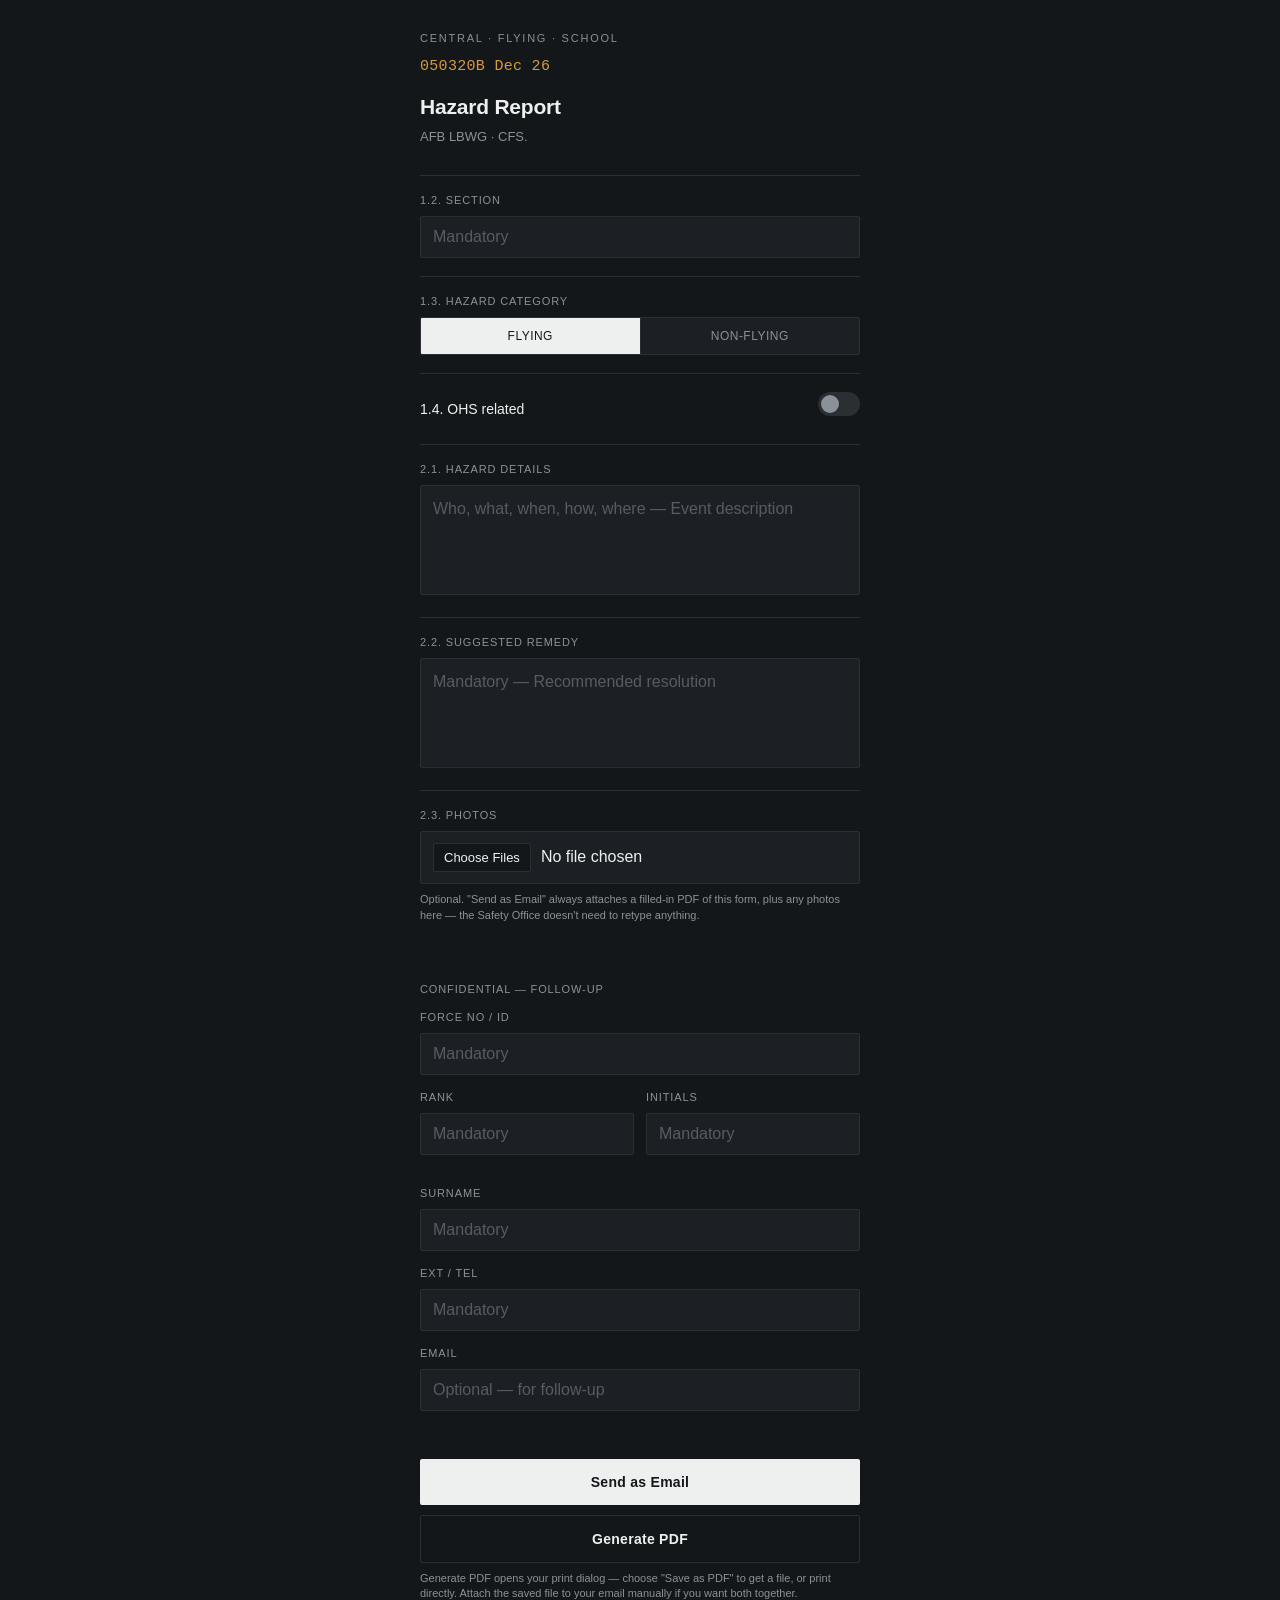
<file: hazard-report.html>
<!DOCTYPE html>
<html lang="en">
<head>
<meta charset="UTF-8">
<meta name="viewport" content="width=device-width, initial-scale=1.0, maximum-scale=1.0">
<meta name="apple-mobile-web-app-capable" content="yes">
<meta name="mobile-web-app-capable" content="yes">
<meta name="apple-mobile-web-app-status-bar-style" content="black-translucent">
<meta name="theme-color" content="#14171a">
<link rel="manifest" href="./manifest.json">
<link rel="icon" href="./favicon.ico" sizes="any">
<link rel="icon" type="image/png" href="./icon-192.png">
<link rel="apple-touch-icon" href="./apple-touch-icon.png">
<link rel="stylesheet" href="./shared.css">
<meta name="description" content="File a CFS hazard report (HAZREP) — quick mobile form for the Safety Office.">
<title>HAZREP</title>
<style>
  :root {
    --panel: #14171a; --panel-raised: #1c2024; --ink: #eef0ef; --ink-dim: #8b9199;
    --caution: #d99a3d; --rule: #2a2f34; --radius: 2px;
  }
  * { box-sizing: border-box; }
  @media (prefers-reduced-motion: reduce) { * { transition: none !important; } }
  html, body {
    margin: 0; padding: 0; background: var(--panel); color: var(--ink);
    font-family: -apple-system, BlinkMacSystemFont, "Segoe UI", Roboto, Helvetica, Arial, sans-serif;
    -webkit-font-smoothing: antialiased;
  }
  .mono { font-family: ui-monospace, SFMono-Regular, "SF Mono", Menlo, Consolas, monospace; }
  .wrap { max-width: 480px; margin: 0 auto; padding: 32px 20px 48px; }
  header { margin-bottom: 8px; }
  .eyebrow { font-size: 11px; letter-spacing: 0.16em; text-transform: uppercase; color: var(--ink-dim); margin: 0 0 14px; }
  .stamp { font-size: 15px; letter-spacing: 0.02em; color: var(--caution); margin: 0 0 20px; }
  h1 { font-size: 21px; font-weight: 600; margin: 0 0 8px; letter-spacing: -0.01em; }
  .desc { font-size: 13px; color: var(--ink-dim); line-height: 1.55; margin: 0 0 28px; }
  .logline { border-top: 1px solid var(--rule); padding: 18px 0; }
  .logline:last-of-type { border-bottom: 1px solid var(--rule); }
  .logline label, .confidential label {
    display: block; font-size: 11px; letter-spacing: 0.08em; text-transform: uppercase;
    color: var(--ink-dim); margin-bottom: 10px;
  }
  input[type="text"], input[type="email"], input[type="file"], textarea {
    width: 100%; padding: 11px 12px; font-size: 16px; font-family: inherit;
    border: 1px solid var(--rule); border-radius: var(--radius);
    background: var(--panel-raised); color: var(--ink);
  }
  input.field-invalid, textarea.field-invalid { border-color: var(--caution); }
  input::placeholder, textarea::placeholder { color: #565c62; }
  input:focus, textarea:focus {
    outline: none; border-color: var(--ink-dim); box-shadow: 0 0 0 1px var(--ink-dim);
  }
  input[type="file"]::file-selector-button {
    font-family: inherit; font-size: 13px; margin-right: 10px; padding: 6px 10px;
    border: 1px solid var(--rule); border-radius: var(--radius);
    background: var(--panel); color: var(--ink); cursor: pointer;
  }
  textarea { resize: none; overflow-y: hidden; min-height: 110px; line-height: 1.5; }
  .segmented { display: flex; border: 1px solid var(--rule); border-radius: var(--radius); overflow: hidden; }
  .segmented button {
    flex: 1; padding: 11px 6px; font-size: 12px; letter-spacing: 0.04em; text-transform: uppercase;
    font-family: inherit; background: var(--panel-raised); border: none; border-right: 1px solid var(--rule);
    color: var(--ink-dim); cursor: pointer;
  }
  .segmented button:last-child { border-right: none; }
  .segmented button.active { background: var(--ink); color: var(--panel); }
  .toggle-row { display: flex; align-items: center; justify-content: space-between; }
  .toggle-row span { font-size: 14px; color: var(--ink); }
  .switch { position: relative; width: 42px; height: 24px; flex-shrink: 0; }
  .switch input { opacity: 0; width: 0; height: 0; }
  .slider { position: absolute; inset: 0; background: var(--rule); border-radius: 999px; transition: 0.15s; cursor: pointer; }
  .slider::before {
    content: ""; position: absolute; height: 18px; width: 18px; left: 3px; top: 3px;
    background: var(--ink-dim); border-radius: 50%; transition: 0.15s;
  }
  input:checked + .slider { background: rgba(217,154,61,0.25); }
  input:checked + .slider::before { transform: translateX(18px); background: var(--caution); }
  .pair { display: grid; grid-template-columns: 1fr 1fr; gap: 12px; }
  .confidential { margin-top: 4px; padding: 16px 0 4px; }
  .confidential .tag { font-size: 11px; letter-spacing: 0.08em; text-transform: uppercase; color: var(--ink-dim); margin-bottom: 16px; }
  .confidential .field { margin-bottom: 16px; }
  .actions { margin-top: 28px; }
  button.primary, button.secondary {
    width: 100%; padding: 15px; font-size: 14px; font-weight: 600; letter-spacing: 0.02em;
    font-family: inherit; border-radius: var(--radius); cursor: pointer; border: none;
  }
  button.primary { background: var(--ink); color: var(--panel); margin-bottom: 10px; }
  button.secondary { background: transparent; color: var(--ink); border: 1px solid var(--rule); }
  button.primary:active, button.secondary:active { opacity: 0.8; }
  .error { font-size: 12px; color: var(--caution); margin-top: 8px; display: none; }
  .error.show { display: block; }
  .hint { font-size: 11px; color: var(--ink-dim); margin-top: 8px; line-height: 1.4; }


  /* Print document — always laid out (so html2pdf can capture it) but
     parked off-screen until the print dialog or PDF export needs it. */
  #printTemplate {
    position: fixed; left: -10000px; top: 0; width: 794px; z-index: -1;
    background: #fff; color: #000; padding: 30px; font-size: 11px; line-height: 1.4;
    font-family: -apple-system, BlinkMacSystemFont, "Segoe UI", Roboto, Helvetica, Arial, sans-serif;
  }
  #printTemplate table { width: 100%; border-collapse: collapse; margin-bottom: 6px; }
  #printTemplate td, #printTemplate th { border: 1px solid #888; padding: 4px 6px; vertical-align: top; }
  #printTemplate th { background: #eee; font-weight: 700; text-align: left; }
  #printTemplate .letterhead-wrap { position: relative; margin-bottom: 14px; }
  #printTemplate h2 { font-size: 14px; text-align: center; margin: 0; }
  #printTemplate .ref { position: absolute; top: 0; right: 0; font-size: 10px; text-align: right; color: #555; margin: 0; }
  #printTemplate .label { font-weight: 700; font-size: 9px; text-transform: uppercase; color: #444; }
  #printTemplate .box { display: inline-block; width: 13px; height: 13px; border: 1px solid #333; text-align: center; line-height: 12px; font-weight: 800; font-size: 10px; margin-left: 5px; }
  #printTemplate .h1num { font-weight: 700; font-size: 12px; margin: 14px 0 6px; }
  #printTemplate .h2num { font-weight: 700; font-size: 11px; margin: 10px 0 4px 8px; }
  #printTemplate .body-box { min-height: 50px; white-space: pre-wrap; }

  @media print {
    body > *:not(#printTemplate) { display: none !important; }
    #printTemplate { position: static; left: auto; width: 100%; z-index: auto; }
    @page { margin: 12mm; }
  }
</style>
</head>
<body>
<div id="installBanner">
  <span class="msg" id="installMsg"></span>
  <button class="installBtn" id="installBtn" style="display:none;">Install</button>
  <button class="closeBtn" id="installClose">&times;</button>
</div>
<div class="wrap">
  <header>
    <p class="eyebrow">CENTRAL · FLYING · SCHOOL</p>
    <p class="stamp mono" id="dtg">—</p>
    <h1>Hazard Report</h1>
    <p class="desc">AFB LBWG · CFS.</p>
  </header>

  <div class="logline">
    <label for="section">1.2. Section</label>
    <input type="text" id="section" placeholder="Mandatory">
  </div>

  <div class="logline">
    <label>1.3. Hazard Category</label>
    <div class="segmented" id="typeSegment">
      <button type="button" class="active" data-value="Flying">Flying</button>
      <button type="button" data-value="Non-Flying">Non-Flying</button>
    </div>
  </div>

  <div class="logline">
    <div class="toggle-row">
      <span>1.4. OHS related</span>
      <label class="switch">
        <input type="checkbox" id="ohs">
        <span class="slider"></span>
      </label>
    </div>
  </div>

  <div class="logline">
    <label for="eventDescription">2.1. Hazard Details</label>
    <textarea id="eventDescription" placeholder="Who, what, when, how, where — Event description"></textarea>
  </div>

  <div class="logline">
    <label for="remedy">2.2. Suggested remedy</label>
    <textarea id="remedy" placeholder="Mandatory — Recommended resolution"></textarea>
  </div>

  <div class="logline">
    <label for="photos">2.3. Photos</label>
    <input type="file" id="photos" accept="image/*" capture="environment" multiple>
    <p class="hint">Optional. "Send as Email" always attaches a filled-in PDF of this form, plus any photos here — the Safety Office doesn't need to retype anything.</p>
  </div>

  <div class="confidential">
    <p class="tag">Confidential — follow-up</p>
    <div class="field"><label for="forceNo">Force No / ID</label><input type="text" id="forceNo" placeholder="Mandatory"></div>
    <div class="pair">
      <div class="field"><label for="rank">Rank</label><input type="text" id="rank" placeholder="Mandatory"></div>
      <div class="field"><label for="initials">Initials</label><input type="text" id="initials" placeholder="Mandatory"></div>
    </div>
    <div class="field" style="margin-top:16px;"><label for="surname">Surname</label><input type="text" id="surname" placeholder="Mandatory"></div>
    <div class="field"><label for="ext">Ext / Tel</label><input type="text" id="ext" placeholder="Mandatory"></div>
    <div class="field"><label for="email">Email</label><input type="email" id="email" placeholder="Optional — for follow-up"></div>
  </div>

  <div class="actions">
    <button class="primary" id="sendBtn">Send as Email</button>
    <button class="secondary" id="pdfBtn">Generate PDF</button>
    <div class="error" id="formError">Please complete all required fields (highlighted).</div>
    <p class="hint">Generate PDF opens your print dialog — choose "Save as PDF" to get a file, or print directly. Attach the saved file to your email manually if you want both together.</p>
  </div>
</div>

<div id="printTemplate">
  <div class="letterhead-wrap">
    <h2>HAZARD REPORTING (HAZREP) FORM</h2>
    <p class="ref">SAAF 3022<br>Page 1 of 2</p>
  </div>

  <p class="h1num">1. SERIAL NO/UNIT/CLASSIFICATION &nbsp;&nbsp; File reference: CFS LBWG/319/18/1</p>

  <p class="h2num">1.1. SERIAL NUMBER</p>
  <table>
    <tr>
      <td style="width:33%"><span class="label">Unit</span><br>CFS</td>
      <td style="width:33%"><span class="label">Fin Year</span><br><span id="p-finyear"></span></td>
      <td style="width:34%"><span class="label">Sequence No</span><br>&nbsp;</td>
    </tr>
  </table>

  <p class="h2num">1.2. BASE/UNIT/SECTION</p>
  <table>
    <tr>
      <td style="width:33%"><span class="label">Base</span><br>AFB LBWG</td>
      <td style="width:33%"><span class="label">Unit</span><br>CFS</td>
      <td style="width:34%"><span class="label">Section</span><br><span id="p-section">&mdash;</span></td>
    </tr>
  </table>

  <p class="h2num">1.3. HAZARD CATEGORY</p>
  <table>
    <tr>
      <td style="width:33%">FLYING<span class="box" id="chk-flying"></span></td>
      <td style="width:33%">NON FLYING<span class="box" id="chk-nonflying"></span></td>
      <td style="width:34%"><span class="label">Filed (DTG)</span><br><span id="p-dtg">&mdash;</span></td>
    </tr>
  </table>

  <p class="h2num">1.4. HAZARD DIVISION</p>
  <table>
    <tr><td>OHS<span class="box" id="chk-ohs"></span></td></tr>
  </table>

  <p class="h1num">2. REPORTING MEMBER</p>

  <p class="h2num">2.1. HAZARD DETAILS (WHO, WHAT, WHEN, HOW, WHERE)</p>
  <div class="body-box" id="p-event">&mdash;</div>

  <p class="h2num">2.2. SUGGESTED REMEDY</p>
  <div class="body-box" id="p-remedy">&mdash;</div>

  <table>
    <tr>
      <th>Number</th><th>Rank</th><th>Initials</th><th>Name</th><th>Tel No</th><th>Signature</th><th>Date</th>
    </tr>
    <tr>
      <td id="p-forceno">&nbsp;</td>
      <td id="p-rank">&nbsp;</td>
      <td id="p-initials">&nbsp;</td>
      <td id="p-surname">&nbsp;</td>
      <td id="p-ext">&nbsp;</td>
      <td>&nbsp;</td>
      <td id="p-date">&nbsp;</td>
    </tr>
  </table>

  <p class="h1num">3. ROUTING</p>
  <table>
    <tr><th>Department</th><th>Comment</th><th>Rank/Initials/Name</th><th>Tel No</th><th>Date</th></tr>
    <tr>
      <td>Reporter</td><td>Completed Hazard Details</td>
      <td id="p-routing-name">&nbsp;</td><td id="p-routing-ext">&nbsp;</td><td id="p-routing-date">&nbsp;</td>
    </tr>
    <tr><td>ASO Assessment</td><td colspan="4">&nbsp;</td></tr>
    <tr><td>&nbsp;</td><td colspan="4">&nbsp;</td></tr>
    <tr><td>&nbsp;</td><td colspan="4">&nbsp;</td></tr>
    <tr><td>&nbsp;</td><td colspan="4">&nbsp;</td></tr>
    <tr><td>&nbsp;</td><td colspan="4">&nbsp;</td></tr>
    <tr><td>&nbsp;</td><td colspan="4">&nbsp;</td></tr>
    <tr><td>&nbsp;</td><td colspan="4">&nbsp;</td></tr>
    <tr><td>&nbsp;</td><td colspan="4">&nbsp;</td></tr>
    <tr><td>&nbsp;</td><td colspan="4">&nbsp;</td></tr>
    <tr><td>&nbsp;</td><td colspan="4">&nbsp;</td></tr>
    <tr><td>Unit ASO Final Assessment</td><td colspan="4">&nbsp;</td></tr>
    <tr><td>Unit OC Final Assessment</td><td colspan="4">&nbsp;</td></tr>
  </table>
</div>

<script src="./vendor/html2pdf.bundle.min.js" defer></script>
<script src="./shared.js"></script>
<script>
  const SAFETY_OFFICE_EMAIL = "Cfssafety22@gmail.com";
  // Deploy apps-script/Code.gs as a Web App (Execute as: Me, Access: Anyone)
  // and paste the deployment URL here to enable photo attachments.
  const APPS_SCRIPT_URL = "https://script.google.com/macros/s/AKfycbyDVk6oNl8xfDBxG3oLdJnYLNgrf_atA3TkHLDug6ndmPuT7FCYSobSF2yOAuPzGOGI/exec";
  // Must match the SUBMIT_SECRET Script Property set on the Apps Script project.
  const SUBMIT_TOKEN = "e261964412c8249b9e14d62775843e78";

  const typeSegment = document.getElementById('typeSegment');
  let hazardCategory = 'Flying';
  typeSegment.addEventListener('click', (e) => {
    const btn = e.target.closest('button');
    if (!btn) return;
    typeSegment.querySelectorAll('button').forEach(b => b.classList.remove('active'));
    btn.classList.add('active');
    hazardCategory = btn.dataset.value;
  });

  function collectFields() {
    return {
      section: document.getElementById('section').value.trim(),
      ohs: document.getElementById('ohs').checked,
      eventDescription: document.getElementById('eventDescription').value.trim(),
      remedy: document.getElementById('remedy').value.trim(),
      forceNo: document.getElementById('forceNo').value.trim(),
      rank: document.getElementById('rank').value.trim(),
      initials: document.getElementById('initials').value.trim(),
      surname: document.getElementById('surname').value.trim(),
      ext: document.getElementById('ext').value.trim(),
      email: document.getElementById('email').value.trim()
    };
  }

  function buildReportText() {
    const f = collectFields();
    let lines = [];
    lines.push(`DTG: ${dtgEl.textContent}`);
    lines.push(`Fin Year: ${finYear(new Date())}`);
    lines.push(`Section: ${f.section}`);
    lines.push(`Hazard Category: ${hazardCategory}${f.ohs ? ' (OHS related)' : ''}`);
    lines.push('');
    lines.push('2.1 Hazard Details:');
    lines.push(f.eventDescription || '\u2014');
    lines.push('');
    lines.push(`2.2 Suggested Remedy: ${f.remedy}`);
    lines.push('');
    lines.push('\u2014 Confidential \u2014');
    lines.push(`Force No: ${f.forceNo}`);
    lines.push(`Rank: ${f.rank}`);
    lines.push(`Initials: ${f.initials}`);
    lines.push(`Surname: ${f.surname}`);
    lines.push(`Ext/Tel: ${f.ext}`);
    if (f.email) lines.push(`Email: ${f.email}`);
    return lines.join('\n');
  }

  const REQUIRED_FIELDS = ['section', 'remedy', 'forceNo', 'rank', 'initials', 'surname', 'ext'];

  function validate() {
    let firstInvalid = null;
    REQUIRED_FIELDS.forEach((id) => {
      const el = document.getElementById(id);
      const empty = !el.value.trim();
      el.classList.toggle('field-invalid', empty);
      if (empty && !firstInvalid) firstInvalid = el;
    });
    const errorEl = document.getElementById('formError');
    if (firstInvalid) {
      errorEl.classList.add('show');
      firstInvalid.focus();
      firstInvalid.scrollIntoView({ block: 'center', behavior: 'smooth' });
      return false;
    }
    errorEl.classList.remove('show');
    return true;
  }

  function fileToBase64(file) {
    return new Promise((resolve, reject) => {
      const r = new FileReader();
      r.onload = () => resolve(r.result.split(',')[1]);
      r.onerror = reject;
      r.readAsDataURL(file);
    });
  }

  document.getElementById('sendBtn').addEventListener('click', async () => {
    if (!validate()) return;
    const text = buildReportText();
    const ohsFlag = document.getElementById('ohs').checked ? ' — OHS' : '';
    const subject = `[HAZREP] ${isoDate(new Date())} \u2014 ${hazardCategory}${ohsFlag}`;
    const files = Array.from(document.getElementById('photos').files);
    const btn = document.getElementById('sendBtn');

    const label = btn.textContent;
    btn.disabled = true;
    try {
      btn.textContent = 'Building PDF…';
      const pdfBlob = await buildPdfBlob();
      const pdf = { name: pdfFilename(), type: 'application/pdf', base64: await fileToBase64(pdfBlob) };

      btn.textContent = files.length ? 'Uploading…' : 'Sending…';
      const photos = await Promise.all(files.map(async (f) => ({
        name: f.name, type: f.type, base64: await fileToBase64(f)
      })));

      const res = await fetch(APPS_SCRIPT_URL, {
        method: 'POST',
        headers: { 'Content-Type': 'text/plain;charset=utf-8' }, // avoids a CORS preflight to Apps Script
        body: JSON.stringify({
          secret: SUBMIT_TOKEN, to: SAFETY_OFFICE_EMAIL, subject, body: text, pdf, photos
          // Reporter confirmation email — commented out pending go-ahead. To activate, uncomment
          // this and the matching block in apps-script/Code.gs.
          // , confirmTo: document.getElementById('email').value.trim() || undefined
        })
      });
      if (!res.ok) throw new Error('HTTP ' + res.status);
      btn.textContent = 'Sent with PDF ✓';
    } catch (err) {
      console.error(err);
      alert('Could not send with PDF (' + err.message + '). Opening a text-only email instead.');
      window.location.href = `mailto:${SAFETY_OFFICE_EMAIL}?subject=${encodeURIComponent(subject)}&body=${encodeURIComponent(text)}`;
    } finally {
      btn.disabled = false;
      setTimeout(() => { btn.textContent = label; }, 4000);
    }
  });

  function populatePrintTemplate() {
    const f = collectFields();
    document.getElementById('p-finyear').textContent = finYear(new Date());
    document.getElementById('p-section').textContent = f.section;
    document.getElementById('p-dtg').textContent = dtgEl.textContent;
    document.getElementById('p-event').textContent = f.eventDescription || '\u2014';
    document.getElementById('p-remedy').textContent = f.remedy;
    document.getElementById('p-forceno').textContent = f.forceNo;
    document.getElementById('p-rank').textContent = f.rank;
    document.getElementById('p-initials').textContent = f.initials;
    document.getElementById('p-surname').textContent = f.surname;
    document.getElementById('p-ext').textContent = f.ext;
    document.getElementById('p-routing-name').textContent = [f.rank, f.initials, f.surname].filter(Boolean).join(' ');
    document.getElementById('p-routing-ext').textContent = f.ext;
    document.getElementById('p-routing-date').textContent = isoDate(new Date());
    document.getElementById('p-date').textContent = isoDate(new Date());

    document.getElementById('chk-flying').textContent = '';
    document.getElementById('chk-nonflying').textContent = '';
    document.getElementById(hazardCategory === 'Flying' ? 'chk-flying' : 'chk-nonflying').textContent = 'X';
    document.getElementById('chk-ohs').textContent = f.ohs ? 'X' : '';
  }

  function pdfFilename() {
    return (`HAZREP ${isoDate(new Date())} ${hazardCategory}`
      .replace(/[^\w .-]/g, '').trim() || 'HAZREP') + '.pdf';
  }

  async function buildPdfBlob() {
    populatePrintTemplate();
    const el = document.getElementById('printTemplate');
    // html2canvas captures the element at its real document position, and a
    // `position:fixed` element collapses to 0 height inside its clone
    // container — so switch to absolute + explicit size for the capture.
    const saved = { position: el.style.position, left: el.style.left, top: el.style.top, zIndex: el.style.zIndex };
    const scrollY = window.scrollY;
    el.style.position = 'absolute';
    el.style.left = '0';
    el.style.top = '0';
    el.style.zIndex = '-1';
    window.scrollTo(0, 0);
    const w = el.offsetWidth, h = el.scrollHeight;
    const opt = {
      margin: 8,
      image: { type: 'jpeg', quality: 0.95 },
      html2canvas: {
        scale: 2, backgroundColor: '#ffffff', useCORS: true,
        x: 0, y: 0, scrollX: 0, scrollY: 0, width: w, height: h, windowWidth: w, windowHeight: h
      },
      jsPDF: { unit: 'mm', format: 'a4', orientation: 'portrait' },
      pagebreak: { mode: ['css', 'legacy'] }
    };
    try {
      return await html2pdf().set(opt).from(el).outputPdf('blob');
    } finally {
      el.style.position = saved.position || 'fixed';
      el.style.left = saved.left || '-10000px';
      el.style.top = saved.top || '0';
      el.style.zIndex = saved.zIndex || '-1';
      window.scrollTo(0, scrollY);
    }
  }

  document.getElementById('pdfBtn').addEventListener('click', () => {
    if (!validate()) return;
    populatePrintTemplate();
    window.print();
  });
</script>
</body>
</html>
</file>
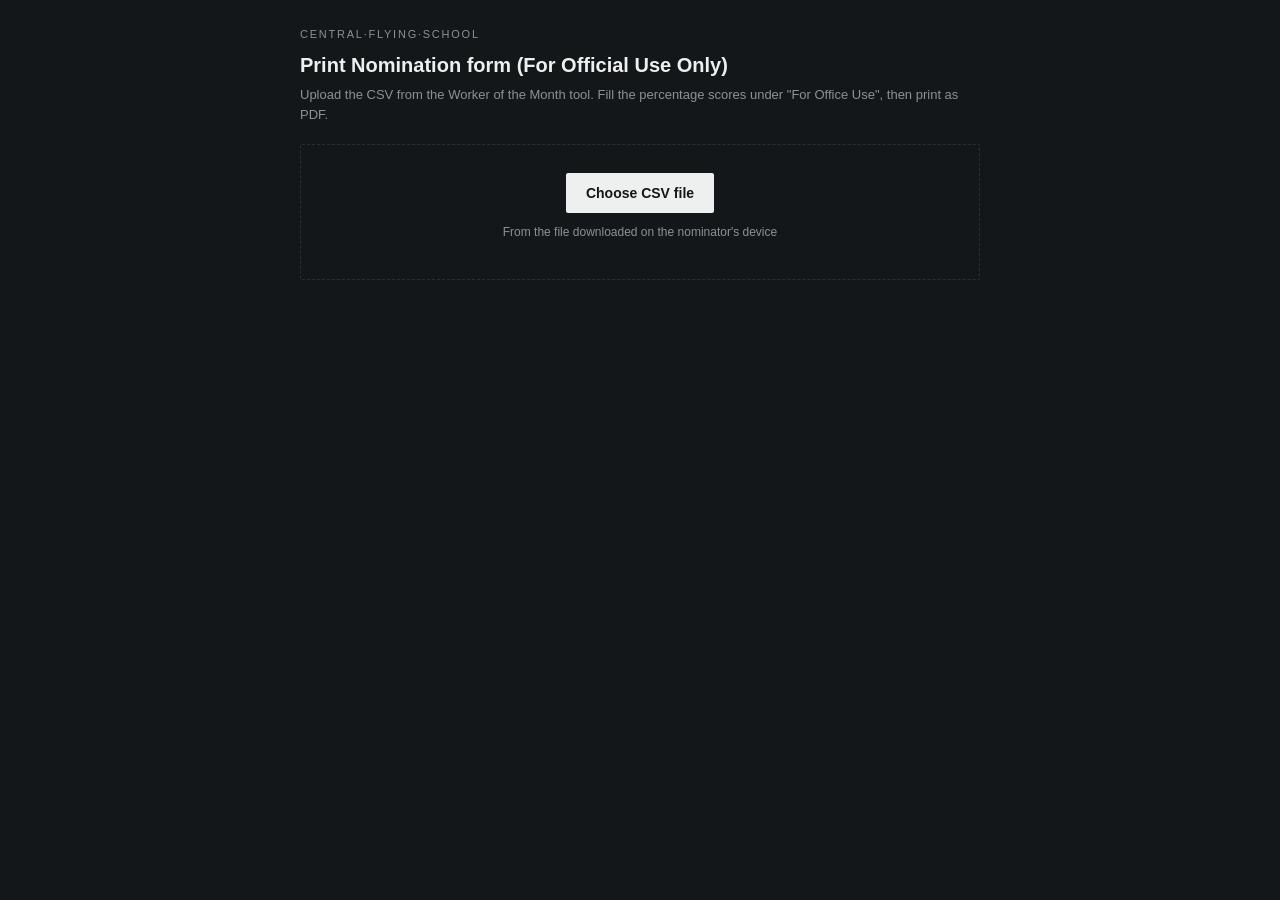
<file: print-nomination.html>
<!DOCTYPE html>
<html lang="en">
<head>
<meta charset="UTF-8">
<meta name="viewport" content="width=device-width, initial-scale=1.0">
<meta name="theme-color" content="#14171a">
<link rel="manifest" href="./manifest.json">
<link rel="icon" href="./favicon.ico" sizes="any">
<link rel="icon" type="image/png" href="./icon-192.png">
<link rel="apple-touch-icon" href="./apple-touch-icon.png">
<meta name="description" content="Office tool — render a printable CFS nomination form from a downloaded CSV.">
<title>Print Nomination</title>
<style>
  :root { --panel: #14171a; --ink: #eef0ef; --ink-dim: #8b9199; --rule: #2a2f34; --radius: 2px; }
  * { box-sizing: border-box; }
  html, body { margin:0; padding:0; background: var(--panel); color: var(--ink); font-family: -apple-system, BlinkMacSystemFont, "Segoe UI", Roboto, Helvetica, Arial, sans-serif; }
  .chrome { max-width: 720px; margin: 0 auto; padding: 28px 20px; }
  .eyebrow { font-size: 11px; letter-spacing:0.16em; text-transform:uppercase; color:var(--ink-dim); margin:0 0 14px; }
  h1 { font-size:20px; font-weight:600; margin:0 0 8px; }
  .desc { font-size:13px; color:var(--ink-dim); margin:0 0 20px; line-height:1.5; }
  .upload { border: 1px dashed var(--rule); border-radius: var(--radius); padding: 28px; text-align:center; }
  .upload input { display:none; }
  .upload label { display:inline-block; padding:12px 20px; background: var(--ink); color: var(--panel); border-radius: var(--radius); font-size:14px; font-weight:600; cursor:pointer; }
  .upload p { font-size:12px; color:var(--ink-dim); margin-top:12px; }

  .paper { display:none; background:#fff; color:#000; max-width: 720px; margin: 24px auto 0; padding: 30px; font-size:12px; line-height:1.4; }
  .paper.show { display:block; }
  .paper h2 { font-size:20px; font-weight:400; text-align:center; margin:0; }
  .letterhead { display:flex; align-items:center; justify-content:space-between; gap:16px; margin-bottom:20px; }
  .letterhead img { height:64px; width:auto; flex-shrink:0; }
  .letterhead h2 { flex:1; }
  .paper table { width:100%; border-collapse: collapse; margin-bottom: 10px; }
  .paper td, .paper th { border:1px solid #888; padding:6px 8px; vertical-align:top; }
  .nomline { font-size:12px; margin-bottom: 16px; }
  .nomline b { text-decoration: underline; }
  .cat-name { font-weight:700; text-decoration:underline; }
  .cat-instr { font-weight:600; }
  .score-cell { width:100px; }
  .desc-row td { font-size:11px; padding:8px; min-height:40px; }
  .office-fill { border:1px solid #999; background:#fffef0; padding:3px 6px; width:70px; font-family:inherit; font-size:12px; }
  .footer { font-size:10px; margin-top:16px; }

  .printBtn { display:none; width:100%; max-width:720px; margin: 20px auto 0; padding:15px; font-size:14px; font-weight:600; background: var(--ink); color: var(--panel); border:none; border-radius: var(--radius); cursor:pointer; }
  .printBtn.show { display:block; }

  @media print {
    body { background:#fff; }
    .chrome, .printBtn { display:none !important; }
    .paper { display:block !important; margin:0; padding:0; max-width:none; }
    table { page-break-inside: avoid; }
    .office-fill { border:none; background:none; }
  }
</style>
</head>
<body>
<div class="chrome">
  <p class="eyebrow">CENTRAL·FLYING·SCHOOL</p>
  <h1>Print Nomination form (For Official Use Only)</h1>
  <p class="desc">Upload the CSV from the Worker of the Month tool. Fill the percentage scores under "For Office Use", then print as PDF.</p>
  <div class="upload">
    <input type="file" id="fileInput" accept=".csv">
    <label for="fileInput">Choose CSV file</label>
    <p>From the file downloaded on the nominator's device</p>
  </div>
</div>

<div class="paper" id="paper">
  <div class="letterhead">
    <img src="[data-uri]" alt="Unit crest">
    <h2>CFS WORKER OF THE MONTH<br>NOMINATION FORM</h2>
    <img src="[data-uri]" alt="CFS badge">
  </div>

  <p class="nomline">
    <b>NOMINEE:</b> Rank: <span id="p-rank0">&mdash;</span> &nbsp; Force no: <span id="p-f0">&mdash;</span> &nbsp;
    Initials and Surname: <span id="p-is0">&mdash;</span> &nbsp; CFS/<span id="p-section">&mdash;</span>
  </p>

  <table>
    <tr>
      <td style="width:26%"><span class="cat-name">Current daily tasks</span></td>
      <td style="width:58%" class="cat-instr">How well does the member perform his daily tasks. (1-5)</td>
      <td class="score-cell">SCORE: <span id="p-s0">&mdash;</span></td>
    </tr>
    <tr class="desc-row"><td colspan="3">DESCRIPTION: <span id="p-desc0"></span></td></tr>

    <tr>
      <td><span class="cat-name">Action for which member is nominated</span></td>
      <td class="cat-instr">Please rate the level at which the nominee executed action. (1-5)</td>
      <td class="score-cell">SCORE: <span id="p-s1">&mdash;</span></td>
    </tr>
    <tr class="desc-row"><td colspan="3">DESCRIPTION: <span id="p-desc1"></span></td></tr>

    <tr>
      <td><span class="cat-name">Level of Commitment and Dedication</span></td>
      <td class="cat-instr">Please rate the level of commitment and dedication of member (1-5)</td>
      <td class="score-cell">SCORE: <span id="p-s2">&mdash;</span></td>
    </tr>
    <tr class="desc-row"><td colspan="3">DESCRIPTION: <span id="p-desc2"></span></td></tr>

    <tr>
      <td><span class="cat-name">Level of impact on the organisation</span></td>
      <td class="cat-instr">Please rate the impact of the members' action on the SAAF. (1-5)</td>
      <td class="score-cell">SCORE: <span id="p-s3">&mdash;</span></td>
    </tr>
  </table>

  <table>
    <tr><td style="width:40%">For Office Use:</td><td>Daily Task score:</td><td><input type="text" class="office-fill" id="fill-t0" placeholder="%"></td></tr>
    <tr><td></td><td>Action Score:</td><td><input type="text" class="office-fill" id="fill-t1" placeholder="%"></td></tr>
    <tr><td></td><td>Impact score:</td><td><input type="text" class="office-fill" id="fill-t2" placeholder="%"></td></tr>
    <tr><td></td><td><b>TOTAL SCORE:</b></td><td><input type="text" class="office-fill" id="fill-t3" placeholder="%"></td></tr>
  </table>

  <p class="footer">Timestamp: <span id="p-time">&mdash;</span><br>Submitted by: <span id="p-r1">&mdash;</span>, <span id="p-is1">&mdash;</span></p>
</div>

<button class="printBtn" id="printBtn">Print / Save as PDF</button>

<script>
  function parseCSV(text) {
    const rows = []; let row = []; let field = ''; let inQuotes = false; let i = 0;
    while (i < text.length) {
      const c = text[i];
      if (inQuotes) {
        if (c === '"') { if (text[i+1] === '"') { field += '"'; i += 2; continue; } inQuotes = false; i++; continue; }
        field += c; i++; continue;
      } else {
        if (c === '"') { inQuotes = true; i++; continue; }
        if (c === ',') { row.push(field); field = ''; i++; continue; }
        if (c === '\r') { i++; continue; }
        if (c === '\n') { row.push(field); rows.push(row); row = []; field = ''; i++; continue; }
        field += c; i++; continue;
      }
    }
    if (field.length > 0 || row.length > 0) { row.push(field); rows.push(row); }
    return rows;
  }

  document.getElementById('fileInput').addEventListener('change', (e) => {
    const file = e.target.files[0];
    if (!file) return;
    const reader = new FileReader();
    reader.onload = () => {
      const rows = parseCSV(reader.result);
      if (rows.length < 2) return;
      const headers = rows[0];
      const values = rows[1];
      const data = {};
      headers.forEach((h, i) => { data[h] = values[i] || ''; });

      const set = (id, key) => { document.getElementById(id).textContent = data[key] || '\u2014'; };
      set('p-rank0', 'R0'); set('p-f0', 'F0'); set('p-is0', 'IS0'); set('p-section', 'SECTION');
      set('p-s0', 'S0'); set('p-s1', 'S1'); set('p-s2', 'S2'); set('p-s3', 'S3');
      document.getElementById('p-desc0').textContent = data['DESC0'] || '';
      document.getElementById('p-desc1').textContent = data['DESC1'] || '';
      document.getElementById('p-desc2').textContent = data['DESC2'] || '';
      set('p-time', 'Time');
      document.getElementById('p-r1').textContent = data['R1'] || 'not provided';
      document.getElementById('p-is1').textContent = data['IS1'] || 'not provided';

      document.getElementById('paper').classList.add('show');
      document.getElementById('printBtn').classList.add('show');
    };
    reader.readAsText(file);
  });

  document.getElementById('printBtn').addEventListener('click', () => window.print());
</script>
<script>
  if ('serviceWorker' in navigator) {
    window.addEventListener('load', () => {
      navigator.serviceWorker.register('./sw.js').catch(() => {});
    });
  }
</script>
</body>
</html>
</file>
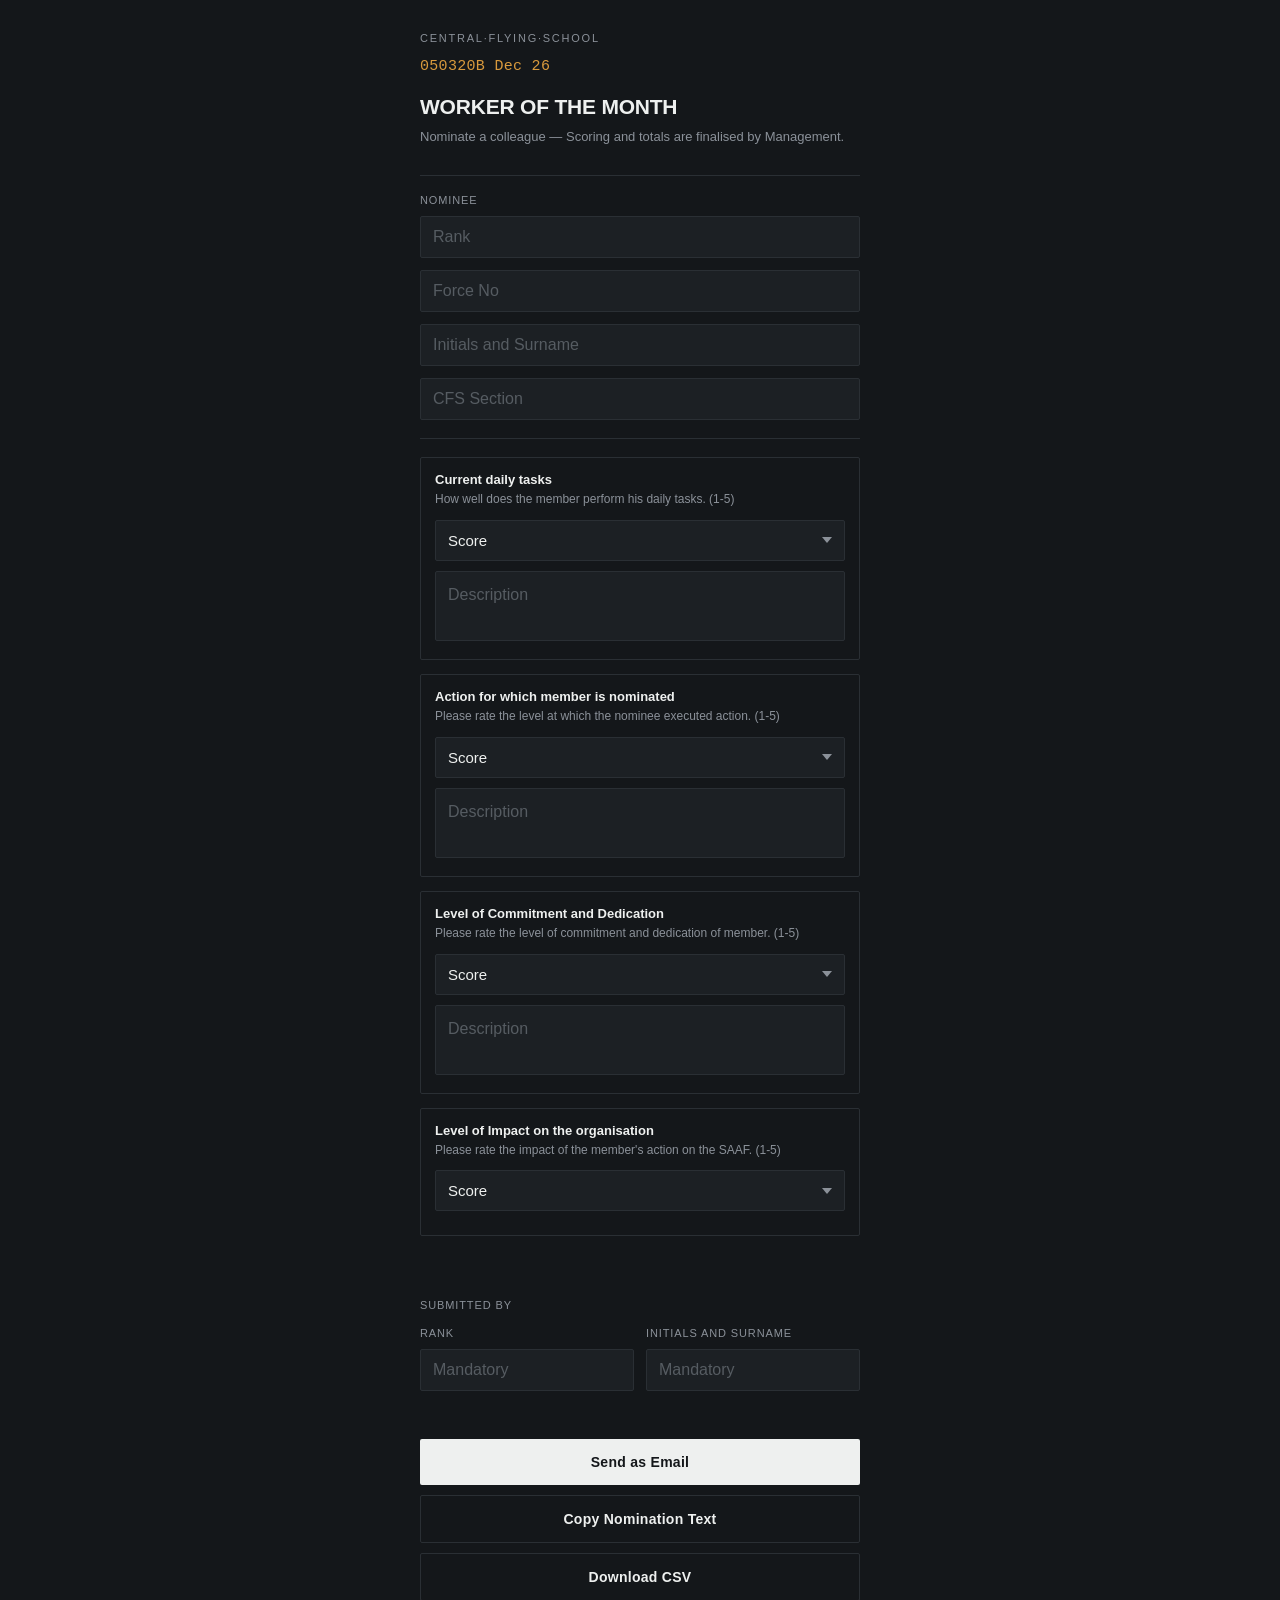
<file: worker-nomination.html>
<!DOCTYPE html>
<html lang="en">
<head>
<meta charset="UTF-8">
<meta name="viewport" content="width=device-width, initial-scale=1.0, maximum-scale=1.0">
<meta name="apple-mobile-web-app-capable" content="yes">
<meta name="mobile-web-app-capable" content="yes">
<meta name="apple-mobile-web-app-status-bar-style" content="black-translucent">
<meta name="theme-color" content="#14171a">
<link rel="manifest" href="./manifest.json">
<link rel="icon" href="./favicon.ico" sizes="any">
<link rel="icon" type="image/png" href="./icon-192.png">
<link rel="apple-touch-icon" href="./apple-touch-icon.png">
<link rel="stylesheet" href="./shared.css">
<meta name="description" content="Nominate a CFS colleague for Worker of the Month.">
<title>Worker of the Month</title>
<style>
  :root {
    --panel: #14171a; --panel-raised: #1c2024; --ink: #eef0ef; --ink-dim: #8b9199;
    --caution: #d99a3d; --rule: #2a2f34; --radius: 2px;
  }
  * { box-sizing: border-box; }
  @media (prefers-reduced-motion: reduce) { * { transition: none !important; } }
  html, body {
    margin: 0; padding: 0; background: var(--panel); color: var(--ink);
    font-family: -apple-system, BlinkMacSystemFont, "Segoe UI", Roboto, Helvetica, Arial, sans-serif;
    -webkit-font-smoothing: antialiased;
  }
  .mono { font-family: ui-monospace, SFMono-Regular, "SF Mono", Menlo, Consolas, monospace; }
  .wrap { max-width: 480px; margin: 0 auto; padding: 32px 20px 48px; }
  header { margin-bottom: 8px; }
  .eyebrow { font-size: 11px; letter-spacing: 0.16em; text-transform: uppercase; color: var(--ink-dim); margin: 0 0 14px; }
  .stamp { font-size: 15px; letter-spacing: 0.02em; color: var(--caution); margin: 0 0 20px; }
  h1 { font-size: 21px; font-weight: 600; margin: 0 0 8px; letter-spacing: -0.01em; }
  .desc { font-size: 13px; color: var(--ink-dim); line-height: 1.55; margin: 0 0 28px; }
  .logline { border-top: 1px solid var(--rule); padding: 18px 0; }
  .logline:last-of-type { border-bottom: 1px solid var(--rule); }
  .logline label, .confidential label {
    display: block; font-size: 11px; letter-spacing: 0.08em; text-transform: uppercase;
    color: var(--ink-dim); margin-bottom: 10px;
  }
  input[type="text"], textarea, select {
    width: 100%; padding: 11px 12px; font-size: 16px; font-family: inherit;
    border: 1px solid var(--rule); border-radius: var(--radius);
    background: var(--panel-raised); color: var(--ink);
  }
  input.field-invalid { border-color: var(--caution); }
  input::placeholder, textarea::placeholder { color: #565c62; }
  input:focus, textarea:focus, select:focus {
    outline: none; border-color: var(--ink-dim); box-shadow: 0 0 0 1px var(--ink-dim);
  }
  textarea { resize: none; overflow-y: hidden; min-height: 64px; line-height: 1.5; }
  select {
    padding-right: 34px; appearance: none; -webkit-appearance: none;
    background-image: url('data:image/svg+xml;utf8,<svg xmlns="http://www.w3.org/2000/svg" width="10" height="6"><path d="M0 0l5 6 5-6z" fill="%238b9199"/></svg>');
    background-repeat: no-repeat; background-position: right 12px center; font-size: 15px;
  }
  .pair { display: grid; grid-template-columns: 1fr 1fr; gap: 12px; }
  .category { border: 1px solid var(--rule); border-radius: var(--radius); padding: 14px; margin-bottom: 14px; }
  .category .cat-title { font-size: 13px; font-weight: 600; color: var(--ink); margin-bottom: 4px; }
  .category .cat-instr { font-size: 12px; color: var(--ink-dim); margin-bottom: 12px; line-height: 1.4; }
  .category select { margin-bottom: 10px; }
  .confidential { margin-top: 4px; padding: 16px 0 4px; }
  .confidential .tag { font-size: 11px; letter-spacing: 0.08em; text-transform: uppercase; color: var(--ink-dim); margin-bottom: 16px; }
  .confidential .field { margin-bottom: 16px; }
  .actions { margin-top: 28px; }
  button.primary, button.secondary {
    width: 100%; padding: 15px; font-size: 14px; font-weight: 600; letter-spacing: 0.02em;
    font-family: inherit; border-radius: var(--radius); cursor: pointer; border: none;
  }
  button.primary { background: var(--ink); color: var(--panel); margin-bottom: 10px; }
  button.secondary { background: transparent; color: var(--ink); border: 1px solid var(--rule); }
  button.primary:active, button.secondary:active { opacity: 0.8; }
  .error { font-size: 12px; color: var(--caution); margin-top: 8px; display: none; }
  .error.show { display: block; }

</style>
</head>
<body>
<div id="installBanner">
  <span class="msg" id="installMsg"></span>
  <button class="installBtn" id="installBtn" style="display:none;">Install</button>
  <button class="closeBtn" id="installClose">&times;</button>
</div>
<div class="wrap">
  <header>
    <p class="eyebrow">CENTRAL·FLYING·SCHOOL</p>
    <p class="stamp mono" id="dtg">—</p>
    <h1>WORKER OF THE MONTH</h1>
    <p class="desc">Nominate a colleague — Scoring and totals are finalised by Management.</p>
  </header>

  <div class="logline">
    <label>Nominee</label>
    <input type="text" id="nomineeRank" placeholder="Rank" style="margin-bottom:12px;">
    <input type="text" id="nomineeForceNo" placeholder="Force No" style="margin-bottom:12px;">
    <input type="text" id="nomineeIS" placeholder="Initials and Surname" style="margin-bottom:12px;">
    <input type="text" id="nomineeSection" placeholder="CFS Section">
  </div>

  <div class="logline">
    <div class="category">
      <div class="cat-title">Current daily tasks</div>
      <div class="cat-instr">How well does the member perform his daily tasks. (1-5)</div>
      <select id="score0">
        <option value="" selected disabled>Score</option>
        <option value="1">1</option><option value="2">2</option><option value="3">3</option><option value="4">4</option><option value="5">5</option>
      </select>
      <textarea id="desc0" placeholder="Description"></textarea>
    </div>

    <div class="category">
      <div class="cat-title">Action for which member is nominated</div>
      <div class="cat-instr">Please rate the level at which the nominee executed action. (1-5)</div>
      <select id="score1">
        <option value="" selected disabled>Score</option>
        <option value="1">1</option><option value="2">2</option><option value="3">3</option><option value="4">4</option><option value="5">5</option>
      </select>
      <textarea id="desc1" placeholder="Description"></textarea>
    </div>

    <div class="category">
      <div class="cat-title">Level of Commitment and Dedication</div>
      <div class="cat-instr">Please rate the level of commitment and dedication of member. (1-5)</div>
      <select id="score2">
        <option value="" selected disabled>Score</option>
        <option value="1">1</option><option value="2">2</option><option value="3">3</option><option value="4">4</option><option value="5">5</option>
      </select>
      <textarea id="desc2" placeholder="Description"></textarea>
    </div>

    <div class="category">
      <div class="cat-title">Level of Impact on the organisation</div>
      <div class="cat-instr">Please rate the impact of the member's action on the SAAF. (1-5)</div>
      <select id="score3">
        <option value="" selected disabled>Score</option>
        <option value="1">1</option><option value="2">2</option><option value="3">3</option><option value="4">4</option><option value="5">5</option>
      </select>
    </div>
  </div>

  <div class="confidential">
    <p class="tag">Submitted by</p>
    <div class="pair">
      <div class="field"><label for="submitterRank">Rank</label><input type="text" id="submitterRank" placeholder="Mandatory"></div>
      <div class="field"><label for="submitterIS">Initials and Surname</label><input type="text" id="submitterIS" placeholder="Mandatory"></div>
    </div>
  </div>

  <div class="actions">
    <button class="primary" id="sendBtn">Send as Email</button>
    <button class="secondary" id="copyBtn" style="margin-bottom:10px;">Copy Nomination Text</button>
    <button class="secondary" id="downloadBtn">Download CSV</button>
    <div class="error" id="formError">Please complete all required fields (highlighted).</div>
  </div>
</div>

<script src="./shared.js"></script>
<script>
  const SAFETY_OFFICE_EMAIL = "Cfssafety22@gmail.com";

  function collectFields() {
    return {
      nomineeRank: document.getElementById('nomineeRank').value.trim(),
      nomineeForceNo: document.getElementById('nomineeForceNo').value.trim(),
      nomineeIS: document.getElementById('nomineeIS').value.trim(),
      nomineeSection: document.getElementById('nomineeSection').value.trim(),
      score0: document.getElementById('score0').value,
      desc0: document.getElementById('desc0').value.trim(),
      score1: document.getElementById('score1').value,
      desc1: document.getElementById('desc1').value.trim(),
      score2: document.getElementById('score2').value,
      desc2: document.getElementById('desc2').value.trim(),
      score3: document.getElementById('score3').value,
      submitterRank: document.getElementById('submitterRank').value.trim(),
      submitterIS: document.getElementById('submitterIS').value.trim()
    };
  }

  function buildReportText() {
    const f = collectFields();
    let lines = [];
    lines.push(`Timestamp: ${dtgEl.textContent}`);
    lines.push(`Nominee: Rank ${f.nomineeRank || '\u2014'}, Force No ${f.nomineeForceNo || '\u2014'}, ${f.nomineeIS}, CFS/${f.nomineeSection || '\u2014'}`);
    lines.push('');
    lines.push(`Current daily tasks \u2014 Score: ${f.score0 || '\u2014'}`);
    if (f.desc0) lines.push(`  Description: ${f.desc0}`);
    lines.push(`Action for which member is nominated \u2014 Score: ${f.score1 || '\u2014'}`);
    if (f.desc1) lines.push(`  Description: ${f.desc1}`);
    lines.push(`Level of Commitment and Dedication \u2014 Score: ${f.score2 || '\u2014'}`);
    if (f.desc2) lines.push(`  Description: ${f.desc2}`);
    lines.push(`Impact of action \u2014 Score: ${f.score3 || '\u2014'}`);
    lines.push('');
    lines.push(`Submitted by: ${f.submitterRank}, ${f.submitterIS}`);
    return lines.join('\n');
  }

  const REQUIRED_FIELDS = ['nomineeIS', 'submitterRank', 'submitterIS'];

  function validate() {
    let firstInvalid = null;
    REQUIRED_FIELDS.forEach((id) => {
      const el = document.getElementById(id);
      const empty = !el.value.trim();
      el.classList.toggle('field-invalid', empty);
      if (empty && !firstInvalid) firstInvalid = el;
    });
    const errorEl = document.getElementById('formError');
    if (firstInvalid) {
      errorEl.classList.add('show');
      firstInvalid.focus();
      firstInvalid.scrollIntoView({ block: 'center', behavior: 'smooth' });
      return false;
    }
    errorEl.classList.remove('show');
    return true;
  }

  document.getElementById('sendBtn').addEventListener('click', () => {
    if (!validate()) return;
    const f = collectFields();
    const text = buildReportText();
    const subject = encodeURIComponent(`[NOMINATION] ${dtgEl.textContent} \u2014 ${f.nomineeIS}`);
    const body = encodeURIComponent(text);
    window.location.href = `mailto:${SAFETY_OFFICE_EMAIL}?subject=${subject}&body=${body}`;
  });

  document.getElementById('copyBtn').addEventListener('click', async () => {
    if (!validate()) return;
    const text = buildReportText();
    const btn = document.getElementById('copyBtn');
    try {
      await navigator.clipboard.writeText(text);
      btn.textContent = 'Copied \u2713';
    } catch (err) {
      const ta = document.createElement('textarea');
      ta.value = text; ta.style.position = 'fixed'; ta.style.opacity = '0';
      document.body.appendChild(ta); ta.select();
      try { document.execCommand('copy'); btn.textContent = 'Copied \u2713'; }
      catch (e) { btn.textContent = 'Copy failed'; }
      document.body.removeChild(ta);
    }
    setTimeout(() => { btn.textContent = 'Copy Nomination Text'; }, 2500);
  });

  function csvField(val) {
    let s = String(val ?? '');
    // Prefix formula-leading characters so spreadsheet apps don't execute the field as a formula.
    if (/^[=+\-@\t\r]/.test(s)) s = "'" + s;
    return /[",\n]/.test(s) ? '"' + s.replace(/"/g, '""') + '"' : s;
  }
  function downloadCSV(filename, headers, values) {
    const csv = headers.map(csvField).join(',') + '\n' + values.map(csvField).join(',') + '\n';
    const blob = new Blob([csv], { type: 'text/csv;charset=utf-8;' });
    const url = URL.createObjectURL(blob);
    const a = document.createElement('a');
    a.href = url; a.download = filename;
    document.body.appendChild(a); a.click(); document.body.removeChild(a);
    URL.revokeObjectURL(url);
  }

  document.getElementById('downloadBtn').addEventListener('click', () => {
    if (!validate()) return;
    const f = collectFields();
    const headers = ['Time','R0','F0','IS0','SECTION','S0','DESC0','S1','DESC1','S2','DESC2','S3','R1','IS1'];
    const values = [dtgEl.textContent, f.nomineeRank, f.nomineeForceNo, f.nomineeIS, f.nomineeSection,
      f.score0, f.desc0, f.score1, f.desc1, f.score2, f.desc2, f.score3, f.submitterRank, f.submitterIS];
    const safeStamp = dtgEl.textContent.replace(/[^A-Za-z0-9]/g, '');
    downloadCSV(`nomination-${safeStamp}.csv`, headers, values);
  });
</script>
</body>
</html>
</file>
<file: shared.css>
#installBanner {
  position: fixed; left: 0; right: 0; bottom: 0; z-index: 999;
  background: var(--panel-raised); border-top: 1px solid var(--rule);
  padding: 12px 16px; display: none; align-items: center; gap: 12px;
}
#installBanner.show { display: flex; }
#installBanner .msg { flex: 1; color: var(--ink); font-size: 13px; line-height: 1.4; }
#installBanner .installBtn {
  background: var(--ink); color: var(--panel); border: none; border-radius: var(--radius);
  padding: 8px 12px; font-size: 12px; font-weight: 600; cursor: pointer; white-space: nowrap;
}
#installBanner .closeBtn {
  background: none; border: none; color: var(--ink-dim); font-size: 20px; line-height: 1;
  cursor: pointer; padding: 4px;
}
</file>
